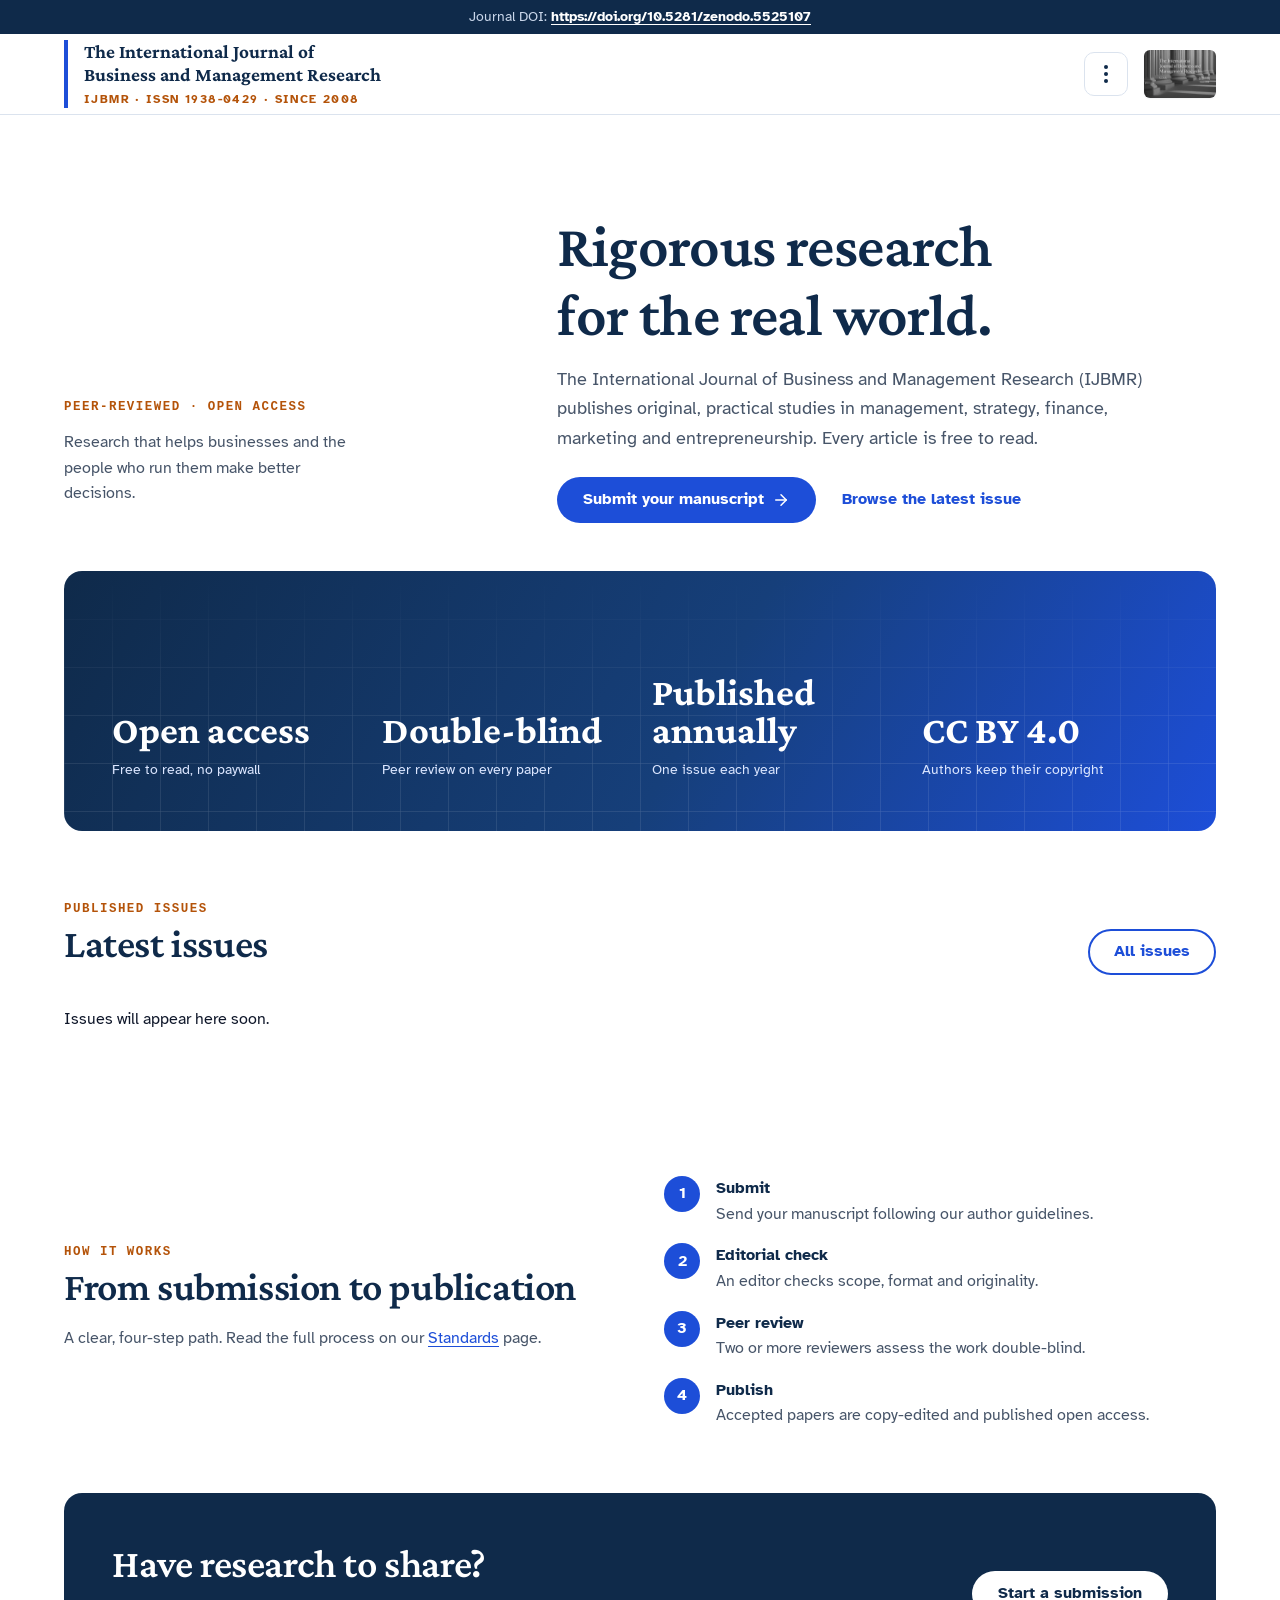
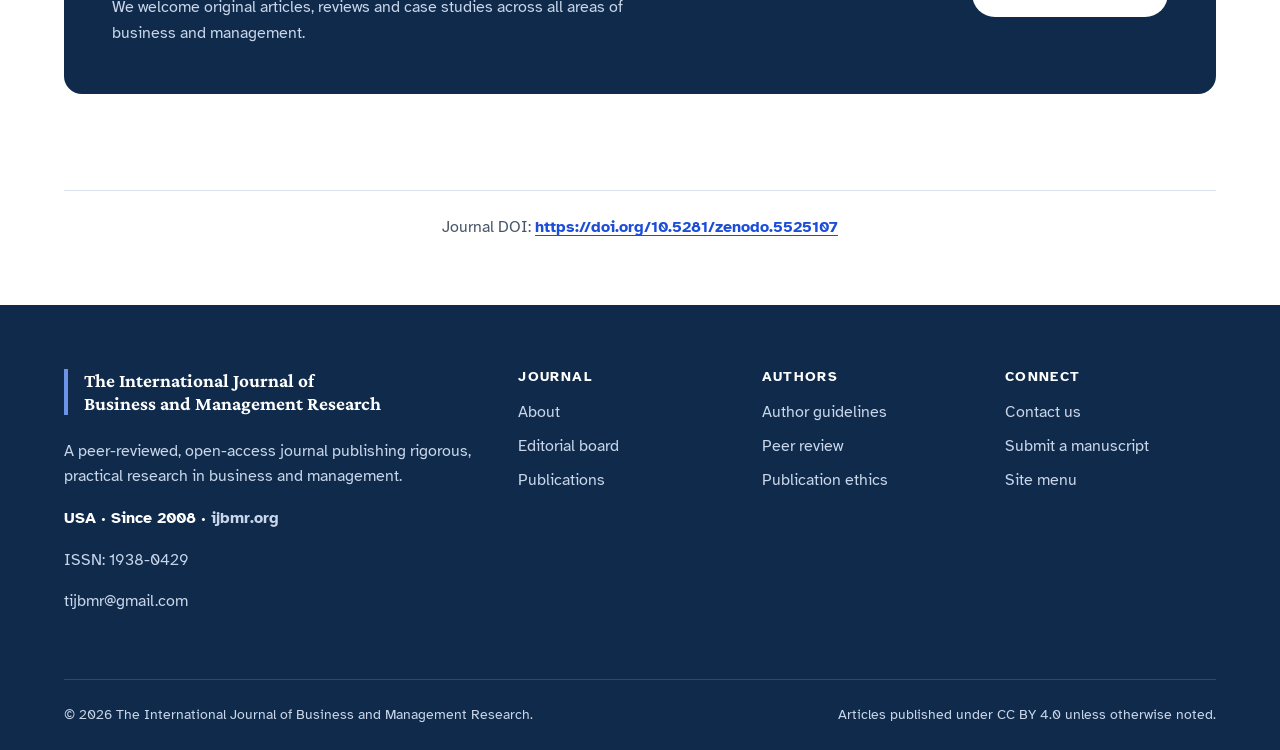
<file: index.html>
<!doctype html>
<html lang="en" class="no-js">
<head>
  <meta charset="utf-8">
  <meta name="viewport" content="width=device-width, initial-scale=1">
  <title>IJBMR | International Journal of Business and Management Research</title>
  <meta name="description" content="Peer-reviewed, open-access research in business and management.">
  <meta name="theme-color" content="#1d4ed8">
  <link rel="preconnect" href="https://fonts.googleapis.com">
  <link rel="preconnect" href="https://fonts.gstatic.com" crossorigin>
  <link href="https://fonts.googleapis.com/css2?family=Atkinson+Hyperlegible:wght@400;700&family=Crimson+Pro:wght@400;500;600;700&display=swap" rel="stylesheet">
  <link rel="stylesheet" href="assets/styles.css">
  <link rel="icon" type="image/png" href="assets/icon.png">
  <link rel="apple-touch-icon" href="assets/icon.png">
  <link rel="canonical" href="https://ijbmr.org/">
  <meta property="og:type" content="website">
  <meta property="og:site_name" content="IJBMR">
  <meta property="og:title" content="IJBMR | International Journal of Business and Management Research">
  <meta property="og:description" content="Peer-reviewed, open-access research in business and management.">
  <meta property="og:url" content="https://ijbmr.org/">
  <meta property="og:image" content="https://ijbmr.org/assets/og.jpg">
  <meta name="twitter:card" content="summary_large_image">
</head>
<body>
  <a class="skip-link" href="#main">Skip to content</a>

  <div class="doi-bar"><div class="container">Journal DOI: <a href="https://doi.org/10.5281/zenodo.5525107" target="_blank" rel="noopener">https://doi.org/10.5281/zenodo.5525107</a></div></div>

  <header class="site-header">
    <div class="container header-inner">
      <a class="brand" href="index.html" aria-label="IJBMR home"><span class="brand-title">The International Journal of<br>Business and Management Research</span><span class="brand-meta">IJBMR &middot; ISSN 1938-0429 &middot; Since 2008</span></a>
      <div class="quick-menu">
        <button class="nav-toggle" type="button" aria-expanded="false" aria-controls="quick-panel" aria-label="Open menu"><svg xmlns="http://www.w3.org/2000/svg" width="24" height="24" viewBox="0 0 24 24" fill="currentColor" aria-hidden="true" focusable="false"><circle cx="12" cy="5" r="2"/><circle cx="12" cy="12" r="2"/><circle cx="12" cy="19" r="2"/></svg></button>
        <ul id="quick-panel" class="quick-panel">
          <li><a href="index.html" aria-current="page">Home</a></li>
          <li><a href="menu.html">Menu</a></li>
          <li><a href="about.html">About</a></li>
          <li><a href="about.html#board">Editorial board</a></li>
          <li><a href="publications.html">Publications</a></li>
          <li><a href="standards.html">Standards</a></li>
          <li><a href="contact.html">Contact</a></li>
          <li class="qm-cta"><a class="btn btn-primary" href="contact.html#submit">Submit a manuscript</a></li>
        </ul>
      </div>
      <img class="header-logo" src="assets/logo.jpg" width="72" height="48" alt="IJBMR logo">
    </div>
  </header>

  <main id="main">
    <section class="hero">
      <div class="container">
        <div class="hero-grid">
          <p class="hero-tagline reveal">
            <span class="eyebrow">Peer-reviewed &middot; Open access</span>
            Research that helps businesses and the people who run them make better decisions.
          </p>
          <div class="hero-copy reveal">
            <h1>Rigorous research for the real world.</h1>
            <p class="lead">The International Journal of Business and Management Research (IJBMR) publishes original, practical studies in management, strategy, finance, marketing and entrepreneurship. Every article is free to read.</p>
            <div class="hero-ctas">
              <a class="btn btn-primary" href="contact.html#submit">Submit your manuscript <svg class="" xmlns="http://www.w3.org/2000/svg" viewBox="0 0 24 24" fill="none" stroke="currentColor" stroke-width="2" stroke-linecap="round" stroke-linejoin="round" aria-hidden="true" focusable="false"><path d="M5 12h14"/><path d="m12 5 7 7-7 7"/></svg></a>
              <a class="btn btn-link" href="publications.html">Browse the latest issue</a>
            </div>
          </div>
        </div>
      </div>
    </section>

    <div class="container">
      <div class="hero-banner reveal" role="group" aria-label="Journal at a glance">
        <div class="stat"><strong>Open access</strong><span>Free to read, no paywall</span></div>
        <div class="stat"><strong>Double-blind</strong><span>Peer review on every paper</span></div>
        <div class="stat"><strong>Published annually</strong><span>One issue each year</span></div>
        <div class="stat"><strong>CC BY 4.0</strong><span>Authors keep their copyright</span></div>
      </div>
    </div>

    <section class="section">
      <div class="container">
        <div class="section-head">
          <div>
            <span class="eyebrow">Published issues</span>
            <h2>Latest issues</h2>
          </div>
          <a class="btn btn-outline" href="publications.html">All issues</a>
        </div>
        <div class="article-list" data-issues data-limit="3"></div>
      </div>
    </section>

    <section class="section">
      <div class="container">
        <div class="grid grid-2" style="align-items:center; gap: var(--space-7);">
          <div class="reveal">
            <span class="eyebrow">How it works</span>
            <h2>From submission to publication</h2>
            <p style="color:var(--color-muted-foreground)">A clear, four-step path. Read the full process on our <a href="standards.html">Standards</a> page.</p>
          </div>
          <ol class="steps reveal">
            <li><div><strong>Submit</strong><p>Send your manuscript following our author guidelines.</p></div></li>
            <li><div><strong>Editorial check</strong><p>An editor checks scope, format and originality.</p></div></li>
            <li><div><strong>Peer review</strong><p>Two or more reviewers assess the work double-blind.</p></div></li>
            <li><div><strong>Publish</strong><p>Accepted papers are copy-edited and published open access.</p></div></li>
          </ol>
        </div>
      </div>
    </section>

    <section class="section" style="padding-top:0">
      <div class="container">
        <div class="cta-band reveal">
          <div>
            <h2>Have research to share?</h2>
            <p>We welcome original articles, reviews and case studies across all areas of business and management.</p>
          </div>
          <a class="btn btn-primary" href="contact.html#submit">Start a submission</a>
        </div>
      </div>
    </section>
    <section class="doi-section">
      <div class="container">
        <p class="doi-line">Journal DOI: <a href="https://doi.org/10.5281/zenodo.5525107" target="_blank" rel="noopener">https://doi.org/10.5281/zenodo.5525107</a></p>
      </div>
    </section>
  </main>

  <footer class="site-footer">
    <div class="container">
      <div class="footer-grid">
        <div>
          <a class="brand" href="index.html" aria-label="IJBMR home"><span class="brand-title">The International Journal of<br>Business and Management Research</span><span class="brand-meta">IJBMR &middot; ISSN 1938-0429 &middot; Since 2008</span></a>
          <p>A peer-reviewed, open-access journal publishing rigorous, practical research in business and management.</p>
          <p class="footer-facts">USA &middot; Since 2008 &middot; <a href="https://ijbmr.org">ijbmr.org</a></p>
          <p>ISSN: 1938-0429</p>
          <p><a href="mailto:tijbmr@gmail.com">tijbmr@gmail.com</a></p>
        </div>
        <div>
          <h4>Journal</h4>
          <ul>
            <li><a href="about.html">About</a></li>
            <li><a href="about.html#board">Editorial board</a></li>
            <li><a href="publications.html">Publications</a></li>
          </ul>
        </div>
        <div>
          <h4>Authors</h4>
          <ul>
            <li><a href="standards.html#guidelines">Author guidelines</a></li>
            <li><a href="standards.html#review">Peer review</a></li>
            <li><a href="standards.html#ethics">Publication ethics</a></li>
          </ul>
        </div>
        <div>
          <h4>Connect</h4>
          <ul>
            <li><a href="contact.html">Contact us</a></li>
            <li><a href="contact.html#submit">Submit a manuscript</a></li>
            <li><a href="menu.html">Site menu</a></li>
          </ul>
        </div>
      </div>
      <div class="footer-bottom">
        <span>&copy; <span data-year>2026</span> The International Journal of Business and Management Research.</span>
        <span>Articles published under CC BY 4.0 unless otherwise noted.</span>
      </div>
    </div>
  </footer>

  <script src="assets/issues.js"></script>
  <script src="assets/board.js"></script>
  <script src="assets/main.js"></script>
</body>
</html>
</file>
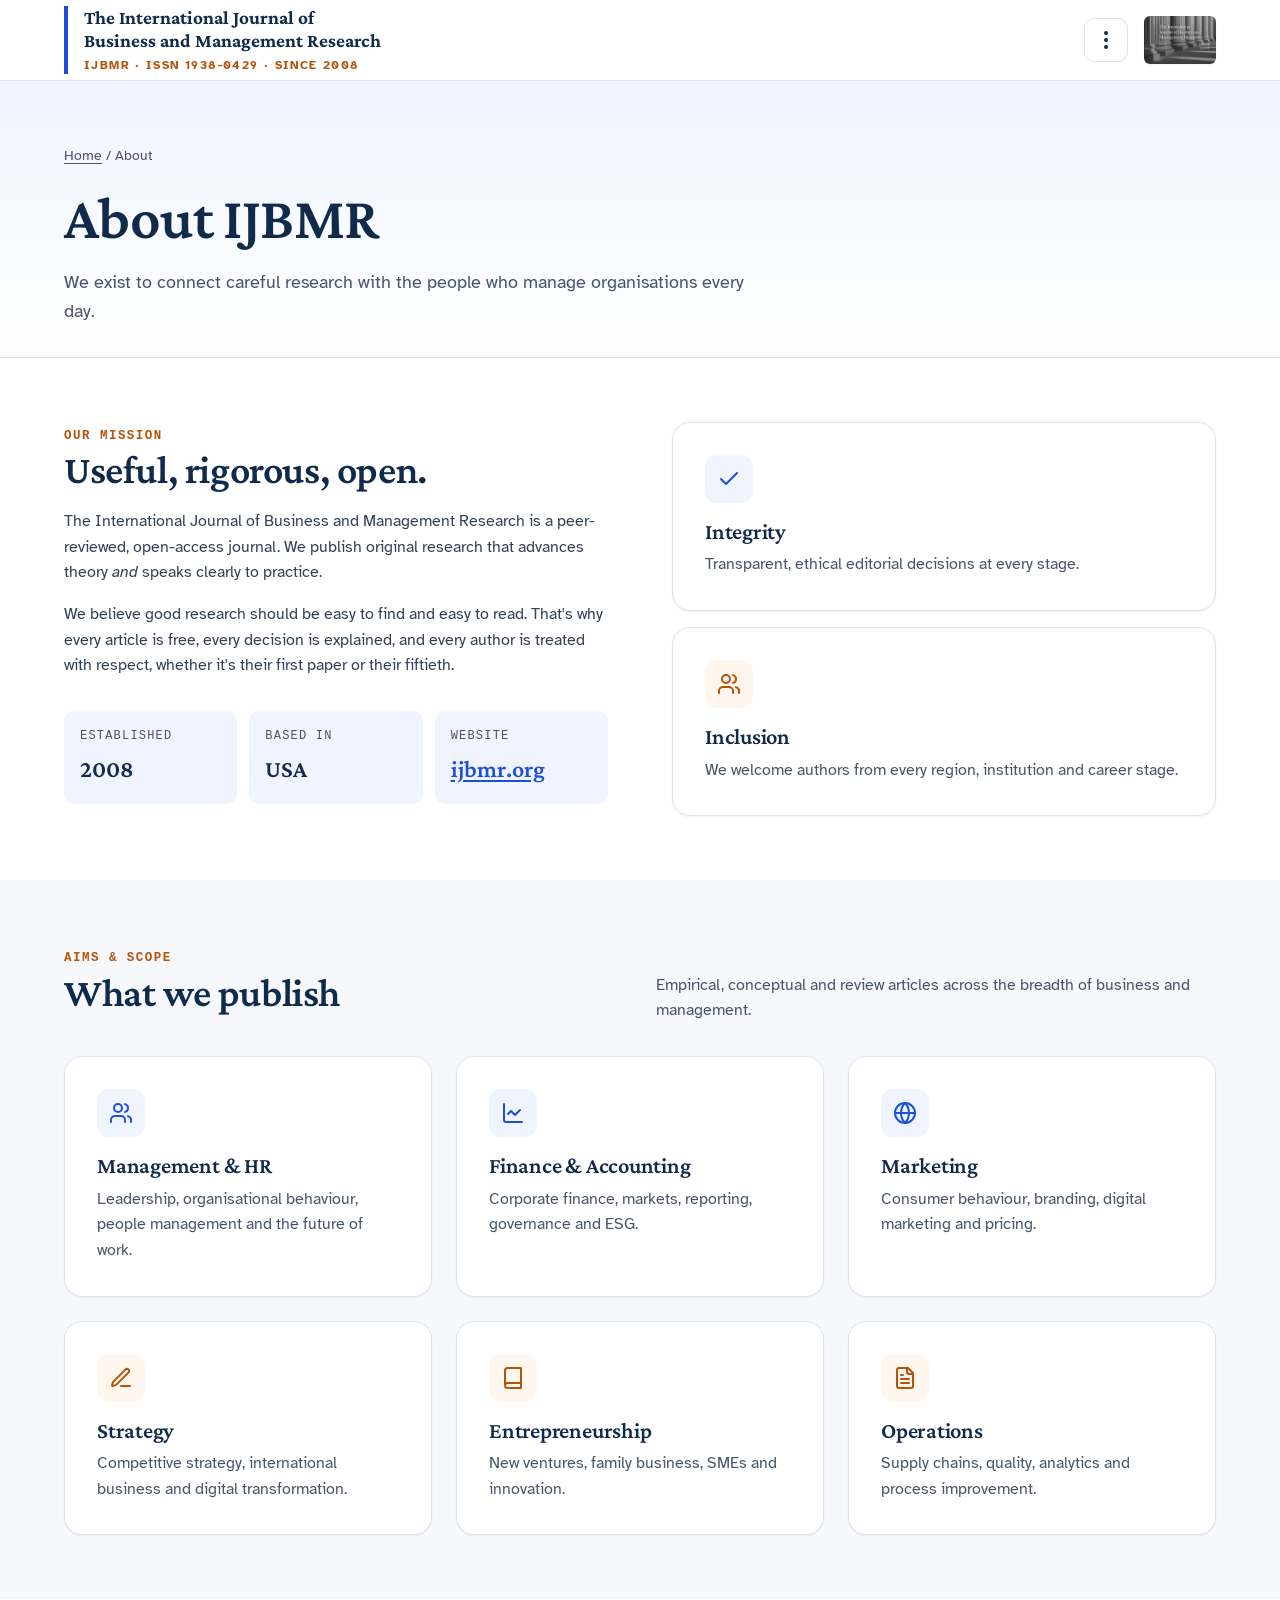
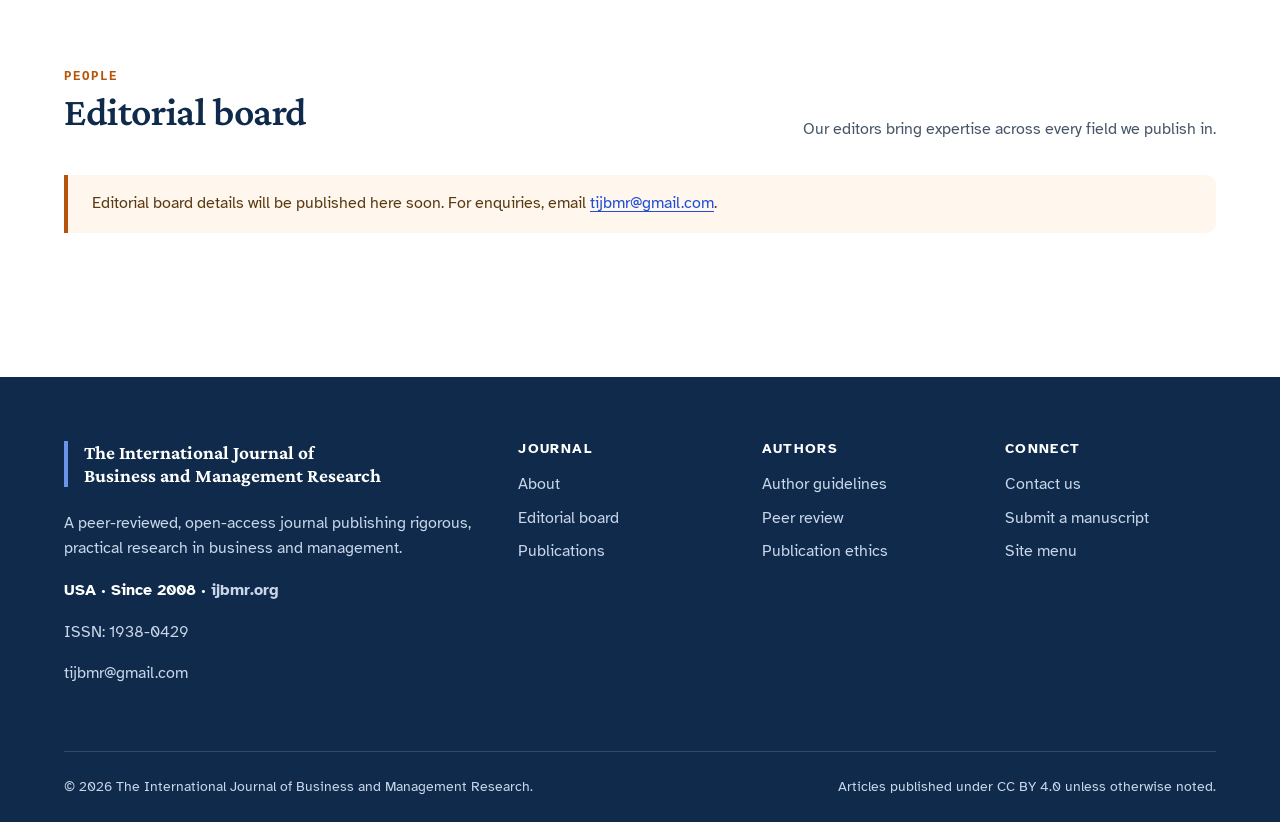
<file: about.html>
<!doctype html>
<html lang="en" class="no-js">
<head>
  <meta charset="utf-8">
  <meta name="viewport" content="width=device-width, initial-scale=1">
  <title>About | IJBMR</title>
  <meta name="description" content="Mission, aims and scope, and editorial board of IJBMR. Based in the USA, publishing since 2008.">
  <meta name="theme-color" content="#1d4ed8">
  <link rel="preconnect" href="https://fonts.googleapis.com">
  <link rel="preconnect" href="https://fonts.gstatic.com" crossorigin>
  <link href="https://fonts.googleapis.com/css2?family=Atkinson+Hyperlegible:wght@400;700&family=Crimson+Pro:wght@400;500;600;700&display=swap" rel="stylesheet">
  <link rel="stylesheet" href="assets/styles.css">
  <link rel="icon" type="image/png" href="assets/icon.png">
  <link rel="apple-touch-icon" href="assets/icon.png">
  <link rel="canonical" href="https://ijbmr.org/about.html">
  <meta property="og:type" content="website">
  <meta property="og:site_name" content="IJBMR">
  <meta property="og:title" content="About | IJBMR">
  <meta property="og:description" content="Mission, aims and scope, and editorial board of IJBMR. Based in the USA, publishing since 2008.">
  <meta property="og:url" content="https://ijbmr.org/about.html">
  <meta property="og:image" content="https://ijbmr.org/assets/og.jpg">
  <meta name="twitter:card" content="summary_large_image">
</head>
<body>
  <a class="skip-link" href="#main">Skip to content</a>

  <header class="site-header">
    <div class="container header-inner">
      <a class="brand" href="index.html" aria-label="IJBMR home"><span class="brand-title">The International Journal of<br>Business and Management Research</span><span class="brand-meta">IJBMR &middot; ISSN 1938-0429 &middot; Since 2008</span></a>
      <div class="quick-menu">
        <button class="nav-toggle" type="button" aria-expanded="false" aria-controls="quick-panel" aria-label="Open menu"><svg xmlns="http://www.w3.org/2000/svg" width="24" height="24" viewBox="0 0 24 24" fill="currentColor" aria-hidden="true" focusable="false"><circle cx="12" cy="5" r="2"/><circle cx="12" cy="12" r="2"/><circle cx="12" cy="19" r="2"/></svg></button>
        <ul id="quick-panel" class="quick-panel">
          <li><a href="index.html">Home</a></li>
          <li><a href="menu.html">Menu</a></li>
          <li><a href="about.html" aria-current="page">About</a></li>
          <li><a href="about.html#board">Editorial board</a></li>
          <li><a href="publications.html">Publications</a></li>
          <li><a href="standards.html">Standards</a></li>
          <li><a href="contact.html">Contact</a></li>
          <li class="qm-cta"><a class="btn btn-primary" href="contact.html#submit">Submit a manuscript</a></li>
        </ul>
      </div>
      <img class="header-logo" src="assets/logo.jpg" width="72" height="48" alt="IJBMR logo">
    </div>
  </header>

  <main id="main">
    <section class="page-header">
      <div class="container">
        <nav class="breadcrumb" aria-label="Breadcrumb"><a href="index.html">Home</a> / About</nav>
        <h1>About IJBMR</h1>
        <p>We exist to connect careful research with the people who manage organisations every day.</p>
      </div>
    </section>

    <section class="section">
      <div class="container">
        <div class="grid grid-2" style="gap: var(--space-8); align-items:start;">
          <div class="prose reveal">
            <span class="eyebrow">Our mission</span>
            <h2>Useful, rigorous, open.</h2>
            <p>The International Journal of Business and Management Research is a peer-reviewed, open-access journal. We publish original research that advances theory <em>and</em> speaks clearly to practice.</p>
            <p>We believe good research should be easy to find and easy to read. That's why every article is free, every decision is explained, and every author is treated with respect, whether it's their first paper or their fiftieth.</p>
            <dl class="facts">
              <div><dt>Established</dt><dd>2008</dd></div>
              <div><dt>Based in</dt><dd>USA</dd></div>
              <div><dt>Website</dt><dd><a href="https://ijbmr.org">ijbmr.org</a></dd></div>
            </dl>
          </div>
          <div class="grid reveal" style="gap: var(--space-4)">
            <div class="card"><span class="icon-chip"><svg class="" xmlns="http://www.w3.org/2000/svg" viewBox="0 0 24 24" fill="none" stroke="currentColor" stroke-width="2" stroke-linecap="round" stroke-linejoin="round" aria-hidden="true" focusable="false"><path d="M20 6 9 17l-5-5"/></svg></span><h3>Integrity</h3><p>Transparent, ethical editorial decisions at every stage.</p></div>
            <div class="card"><span class="icon-chip warm"><svg class="" xmlns="http://www.w3.org/2000/svg" viewBox="0 0 24 24" fill="none" stroke="currentColor" stroke-width="2" stroke-linecap="round" stroke-linejoin="round" aria-hidden="true" focusable="false"><path d="M16 21v-2a4 4 0 0 0-4-4H6a4 4 0 0 0-4 4v2"/><circle cx="9" cy="7" r="4"/><path d="M22 21v-2a4 4 0 0 0-3-3.87"/><path d="M16 3.13a4 4 0 0 1 0 7.75"/></svg></span><h3>Inclusion</h3><p>We welcome authors from every region, institution and career stage.</p></div>
          </div>
        </div>
      </div>
    </section>

    <section class="section section-alt" id="scope">
      <div class="container">
        <div class="section-head">
          <div><span class="eyebrow">Aims &amp; scope</span><h2>What we publish</h2></div>
          <p>Empirical, conceptual and review articles across the breadth of business and management.</p>
        </div>
        <div class="grid grid-3">
          <div class="card reveal"><span class="icon-chip"><svg class="" xmlns="http://www.w3.org/2000/svg" viewBox="0 0 24 24" fill="none" stroke="currentColor" stroke-width="2" stroke-linecap="round" stroke-linejoin="round" aria-hidden="true" focusable="false"><path d="M16 21v-2a4 4 0 0 0-4-4H6a4 4 0 0 0-4 4v2"/><circle cx="9" cy="7" r="4"/><path d="M22 21v-2a4 4 0 0 0-3-3.87"/><path d="M16 3.13a4 4 0 0 1 0 7.75"/></svg></span><h3>Management &amp; HR</h3><p>Leadership, organisational behaviour, people management and the future of work.</p></div>
          <div class="card reveal"><span class="icon-chip"><svg class="" xmlns="http://www.w3.org/2000/svg" viewBox="0 0 24 24" fill="none" stroke="currentColor" stroke-width="2" stroke-linecap="round" stroke-linejoin="round" aria-hidden="true" focusable="false"><path d="M3 3v16a2 2 0 0 0 2 2h16"/><path d="m19 9-5 5-4-4-3 3"/></svg></span><h3>Finance &amp; Accounting</h3><p>Corporate finance, markets, reporting, governance and ESG.</p></div>
          <div class="card reveal"><span class="icon-chip"><svg class="" xmlns="http://www.w3.org/2000/svg" viewBox="0 0 24 24" fill="none" stroke="currentColor" stroke-width="2" stroke-linecap="round" stroke-linejoin="round" aria-hidden="true" focusable="false"><circle cx="12" cy="12" r="10"/><path d="M12 2a14.5 14.5 0 0 0 0 20 14.5 14.5 0 0 0 0-20"/><path d="M2 12h20"/></svg></span><h3>Marketing</h3><p>Consumer behaviour, branding, digital marketing and pricing.</p></div>
          <div class="card reveal"><span class="icon-chip warm"><svg class="" xmlns="http://www.w3.org/2000/svg" viewBox="0 0 24 24" fill="none" stroke="currentColor" stroke-width="2" stroke-linecap="round" stroke-linejoin="round" aria-hidden="true" focusable="false"><path d="M12 20h9"/><path d="M16.376 3.622a1 1 0 0 1 3.002 3.002L7.368 18.635a2 2 0 0 1-.855.506l-2.872.838a.5.5 0 0 1-.62-.62l.838-2.872a2 2 0 0 1 .506-.854z"/></svg></span><h3>Strategy</h3><p>Competitive strategy, international business and digital transformation.</p></div>
          <div class="card reveal"><span class="icon-chip warm"><svg class="" xmlns="http://www.w3.org/2000/svg" viewBox="0 0 24 24" fill="none" stroke="currentColor" stroke-width="2" stroke-linecap="round" stroke-linejoin="round" aria-hidden="true" focusable="false"><path d="M4 19.5v-15A2.5 2.5 0 0 1 6.5 2H20v20H6.5a2.5 2.5 0 0 1 0-5H20"/></svg></span><h3>Entrepreneurship</h3><p>New ventures, family business, SMEs and innovation.</p></div>
          <div class="card reveal"><span class="icon-chip warm"><svg class="" xmlns="http://www.w3.org/2000/svg" viewBox="0 0 24 24" fill="none" stroke="currentColor" stroke-width="2" stroke-linecap="round" stroke-linejoin="round" aria-hidden="true" focusable="false"><path d="M15 2H6a2 2 0 0 0-2 2v16a2 2 0 0 0 2 2h12a2 2 0 0 0 2-2V7Z"/><path d="M14 2v4a2 2 0 0 0 2 2h4"/><path d="M10 9H8"/><path d="M16 13H8"/><path d="M16 17H8"/></svg></span><h3>Operations</h3><p>Supply chains, quality, analytics and process improvement.</p></div>
        </div>
      </div>
    </section>

    <section class="section" id="board">
      <div class="container">
        <div class="section-head">
          <div><span class="eyebrow">People</span><h2>Editorial board</h2></div>
          <p>Our editors bring expertise across every field we publish in.</p>
        </div>
        <div class="grid grid-3" data-board></div>
      </div>
    </section>
  </main>

  <footer class="site-footer">
    <div class="container">
      <div class="footer-grid">
        <div>
          <a class="brand" href="index.html" aria-label="IJBMR home"><span class="brand-title">The International Journal of<br>Business and Management Research</span><span class="brand-meta">IJBMR &middot; ISSN 1938-0429 &middot; Since 2008</span></a>
          <p>A peer-reviewed, open-access journal publishing rigorous, practical research in business and management.</p>
          <p class="footer-facts">USA &middot; Since 2008 &middot; <a href="https://ijbmr.org">ijbmr.org</a></p>
          <p>ISSN: 1938-0429</p>
          <p><a href="mailto:tijbmr@gmail.com">tijbmr@gmail.com</a></p>
        </div>
        <div>
          <h4>Journal</h4>
          <ul>
            <li><a href="about.html">About</a></li>
            <li><a href="about.html#board">Editorial board</a></li>
            <li><a href="publications.html">Publications</a></li>
          </ul>
        </div>
        <div>
          <h4>Authors</h4>
          <ul>
            <li><a href="standards.html#guidelines">Author guidelines</a></li>
            <li><a href="standards.html#review">Peer review</a></li>
            <li><a href="standards.html#ethics">Publication ethics</a></li>
          </ul>
        </div>
        <div>
          <h4>Connect</h4>
          <ul>
            <li><a href="contact.html">Contact us</a></li>
            <li><a href="contact.html#submit">Submit a manuscript</a></li>
            <li><a href="menu.html">Site menu</a></li>
          </ul>
        </div>
      </div>
      <div class="footer-bottom">
        <span>&copy; <span data-year>2026</span> The International Journal of Business and Management Research.</span>
        <span>Articles published under CC BY 4.0 unless otherwise noted.</span>
      </div>
    </div>
  </footer>

  <script src="assets/issues.js"></script>
  <script src="assets/board.js"></script>
  <script src="assets/main.js"></script>
</body>
</html>
</file>
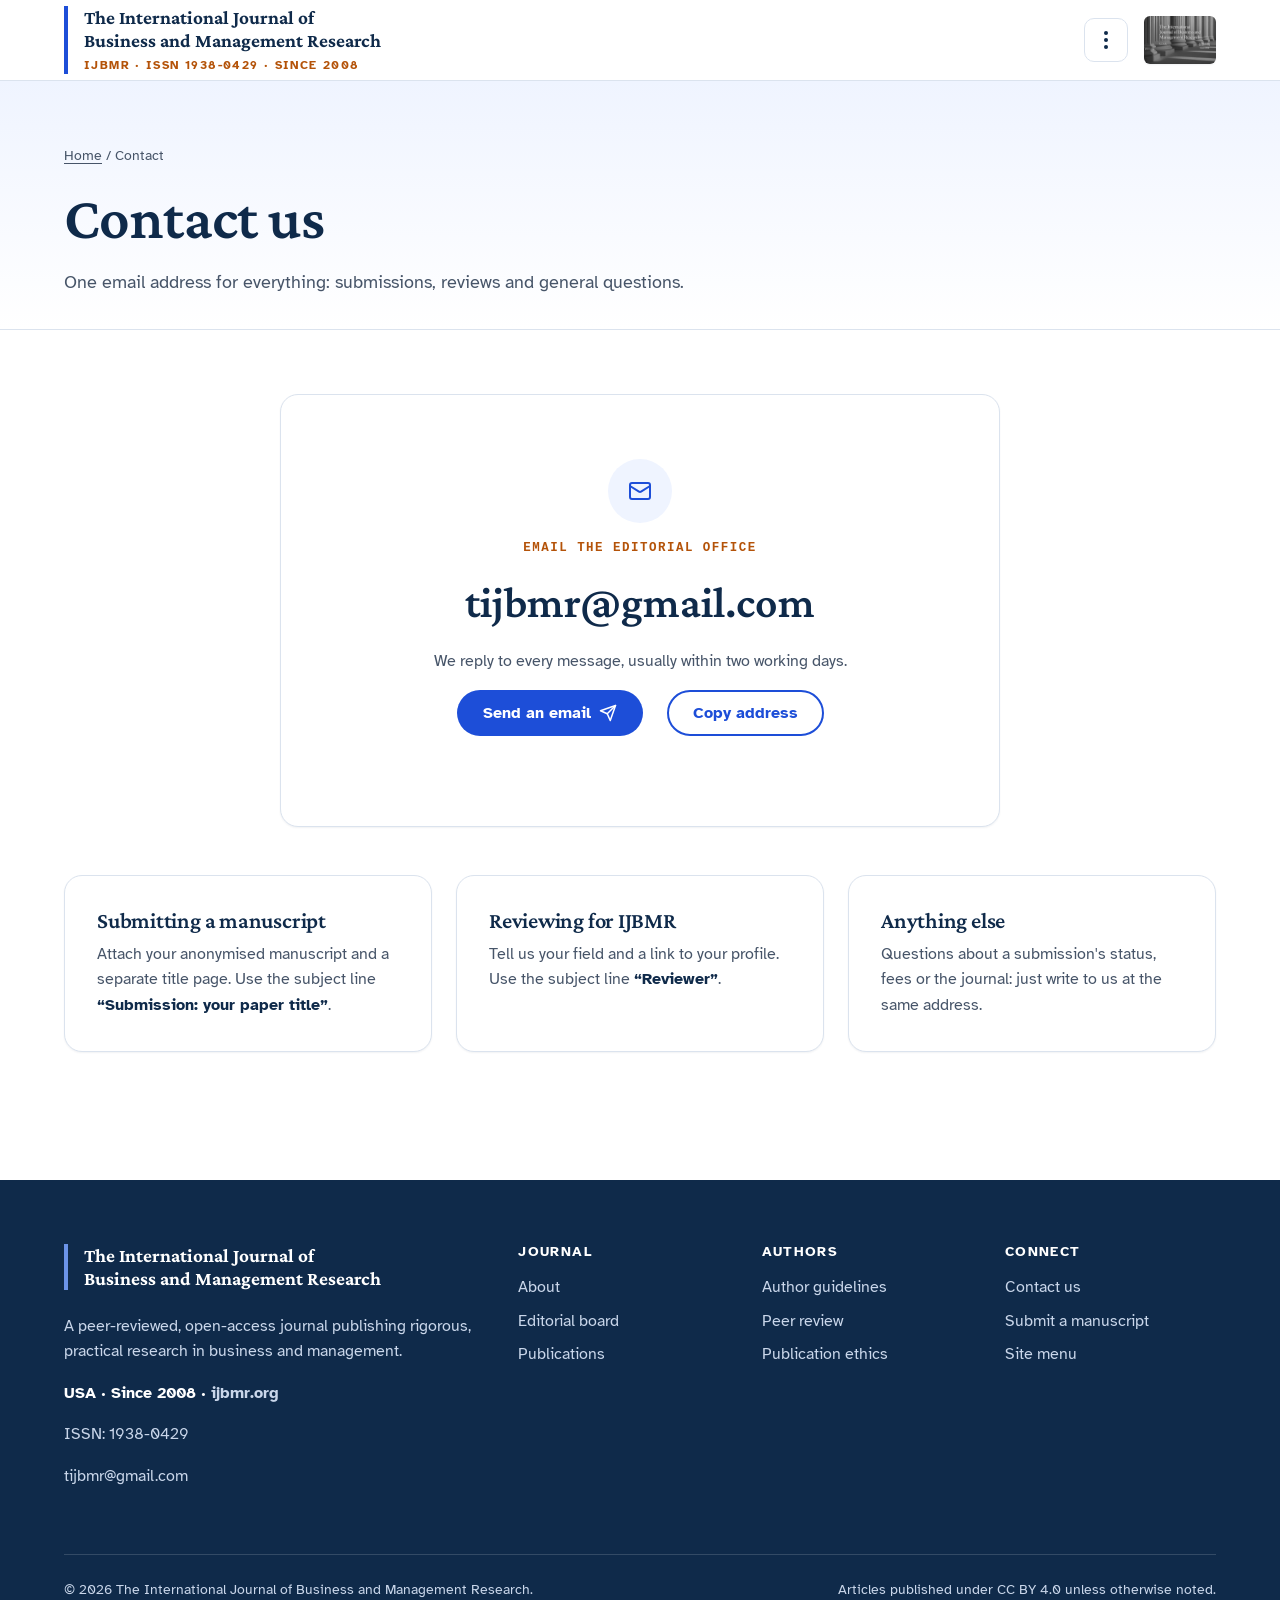
<file: contact.html>
<!doctype html>
<html lang="en" class="no-js">
<head>
  <meta charset="utf-8">
  <meta name="viewport" content="width=device-width, initial-scale=1">
  <title>Contact | IJBMR</title>
  <meta name="description" content="Contact the IJBMR editorial office or submit a manuscript.">
  <meta name="theme-color" content="#1d4ed8">
  <link rel="preconnect" href="https://fonts.googleapis.com">
  <link rel="preconnect" href="https://fonts.gstatic.com" crossorigin>
  <link href="https://fonts.googleapis.com/css2?family=Atkinson+Hyperlegible:wght@400;700&family=Crimson+Pro:wght@400;500;600;700&display=swap" rel="stylesheet">
  <link rel="stylesheet" href="assets/styles.css">
  <link rel="icon" type="image/png" href="assets/icon.png">
  <link rel="apple-touch-icon" href="assets/icon.png">
  <link rel="canonical" href="https://ijbmr.org/contact.html">
  <meta property="og:type" content="website">
  <meta property="og:site_name" content="IJBMR">
  <meta property="og:title" content="Contact | IJBMR">
  <meta property="og:description" content="Contact the IJBMR editorial office or submit a manuscript.">
  <meta property="og:url" content="https://ijbmr.org/contact.html">
  <meta property="og:image" content="https://ijbmr.org/assets/og.jpg">
  <meta name="twitter:card" content="summary_large_image">
</head>
<body>
  <a class="skip-link" href="#main">Skip to content</a>

  <header class="site-header">
    <div class="container header-inner">
      <a class="brand" href="index.html" aria-label="IJBMR home"><span class="brand-title">The International Journal of<br>Business and Management Research</span><span class="brand-meta">IJBMR &middot; ISSN 1938-0429 &middot; Since 2008</span></a>
      <div class="quick-menu">
        <button class="nav-toggle" type="button" aria-expanded="false" aria-controls="quick-panel" aria-label="Open menu"><svg xmlns="http://www.w3.org/2000/svg" width="24" height="24" viewBox="0 0 24 24" fill="currentColor" aria-hidden="true" focusable="false"><circle cx="12" cy="5" r="2"/><circle cx="12" cy="12" r="2"/><circle cx="12" cy="19" r="2"/></svg></button>
        <ul id="quick-panel" class="quick-panel">
          <li><a href="index.html">Home</a></li>
          <li><a href="menu.html">Menu</a></li>
          <li><a href="about.html">About</a></li>
          <li><a href="about.html#board">Editorial board</a></li>
          <li><a href="publications.html">Publications</a></li>
          <li><a href="standards.html">Standards</a></li>
          <li><a href="contact.html" aria-current="page">Contact</a></li>
          <li class="qm-cta"><a class="btn btn-primary" href="contact.html#submit">Submit a manuscript</a></li>
        </ul>
      </div>
      <img class="header-logo" src="assets/logo.jpg" width="72" height="48" alt="IJBMR logo">
    </div>
  </header>

  <main id="main">
    <section class="page-header">
      <div class="container">
        <nav class="breadcrumb" aria-label="Breadcrumb"><a href="index.html">Home</a> / Contact</nav>
        <h1>Contact us</h1>
        <p>One email address for everything: submissions, reviews and general questions.</p>
      </div>
    </section>

    <section class="section" id="submit">
      <div class="container">
        <div class="card contact-card reveal">
          <span class="icon-chip"><svg class="" xmlns="http://www.w3.org/2000/svg" viewBox="0 0 24 24" fill="none" stroke="currentColor" stroke-width="2" stroke-linecap="round" stroke-linejoin="round" aria-hidden="true" focusable="false"><rect width="20" height="16" x="2" y="4" rx="2"/><path d="m22 7-8.97 5.7a1.94 1.94 0 0 1-2.06 0L2 7"/></svg></span>
          <span class="eyebrow">Email the editorial office</span>
          <a class="contact-email" href="mailto:tijbmr@gmail.com">tijbmr@gmail.com</a>
          <p>We reply to every message, usually within two working days.</p>
          <div class="hero-ctas" style="justify-content:center">
            <a class="btn btn-primary" href="mailto:tijbmr@gmail.com">Send an email <svg class="" xmlns="http://www.w3.org/2000/svg" viewBox="0 0 24 24" fill="none" stroke="currentColor" stroke-width="2" stroke-linecap="round" stroke-linejoin="round" aria-hidden="true" focusable="false"><path d="m22 2-7 20-4-9-9-4Z"/><path d="M22 2 11 13"/></svg></a>
            <button class="btn btn-outline" type="button" data-copy="tijbmr@gmail.com">Copy address</button>
          </div>
          <p class="copy-status" role="status" aria-live="polite"></p>
        </div>

        <div class="grid grid-3 contact-topics">
          <div class="card reveal">
            <h3>Submitting a manuscript</h3>
            <p>Attach your anonymised manuscript and a separate title page. Use the subject line <strong>“Submission: your paper title”</strong>.</p>
          </div>
          <div class="card reveal">
            <h3>Reviewing for IJBMR</h3>
            <p>Tell us your field and a link to your profile. Use the subject line <strong>“Reviewer”</strong>.</p>
          </div>
          <div class="card reveal">
            <h3>Anything else</h3>
            <p>Questions about a submission's status, fees or the journal: just write to us at the same address.</p>
          </div>
        </div>
      </div>
    </section>
  </main>

  <footer class="site-footer">
    <div class="container">
      <div class="footer-grid">
        <div>
          <a class="brand" href="index.html" aria-label="IJBMR home"><span class="brand-title">The International Journal of<br>Business and Management Research</span><span class="brand-meta">IJBMR &middot; ISSN 1938-0429 &middot; Since 2008</span></a>
          <p>A peer-reviewed, open-access journal publishing rigorous, practical research in business and management.</p>
          <p class="footer-facts">USA &middot; Since 2008 &middot; <a href="https://ijbmr.org">ijbmr.org</a></p>
          <p>ISSN: 1938-0429</p>
          <p><a href="mailto:tijbmr@gmail.com">tijbmr@gmail.com</a></p>
        </div>
        <div>
          <h4>Journal</h4>
          <ul>
            <li><a href="about.html">About</a></li>
            <li><a href="about.html#board">Editorial board</a></li>
            <li><a href="publications.html">Publications</a></li>
          </ul>
        </div>
        <div>
          <h4>Authors</h4>
          <ul>
            <li><a href="standards.html#guidelines">Author guidelines</a></li>
            <li><a href="standards.html#review">Peer review</a></li>
            <li><a href="standards.html#ethics">Publication ethics</a></li>
          </ul>
        </div>
        <div>
          <h4>Connect</h4>
          <ul>
            <li><a href="contact.html">Contact us</a></li>
            <li><a href="contact.html#submit">Submit a manuscript</a></li>
            <li><a href="menu.html">Site menu</a></li>
          </ul>
        </div>
      </div>
      <div class="footer-bottom">
        <span>&copy; <span data-year>2026</span> The International Journal of Business and Management Research.</span>
        <span>Articles published under CC BY 4.0 unless otherwise noted.</span>
      </div>
    </div>
  </footer>

  <script src="assets/issues.js"></script>
  <script src="assets/board.js"></script>
  <script src="assets/main.js"></script>
</body>
</html>
</file>
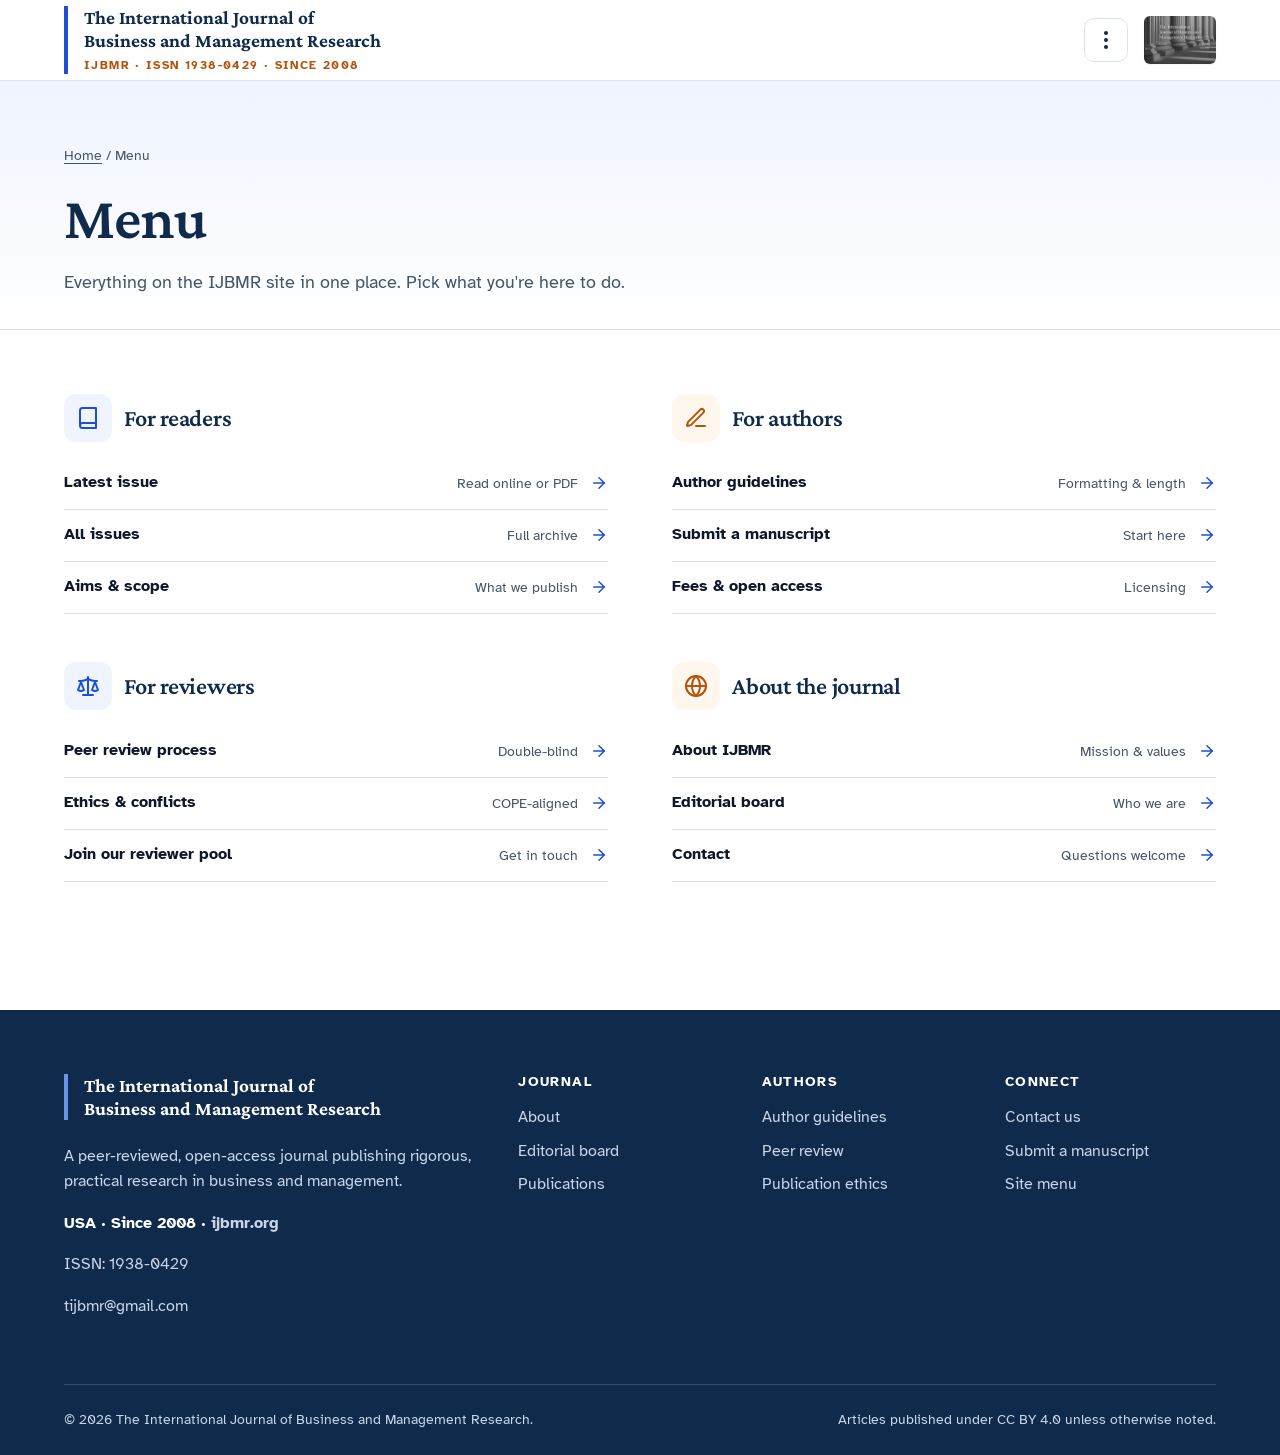
<file: menu.html>
<!doctype html>
<html lang="en" class="no-js">
<head>
  <meta charset="utf-8">
  <meta name="viewport" content="width=device-width, initial-scale=1">
  <title>Menu | IJBMR</title>
  <meta name="description" content="Every section of the IJBMR website in one place.">
  <meta name="theme-color" content="#1d4ed8">
  <link rel="preconnect" href="https://fonts.googleapis.com">
  <link rel="preconnect" href="https://fonts.gstatic.com" crossorigin>
  <link href="https://fonts.googleapis.com/css2?family=Atkinson+Hyperlegible:wght@400;700&family=Crimson+Pro:wght@400;500;600;700&display=swap" rel="stylesheet">
  <link rel="stylesheet" href="assets/styles.css">
  <link rel="icon" type="image/png" href="assets/icon.png">
  <link rel="apple-touch-icon" href="assets/icon.png">
  <link rel="canonical" href="https://ijbmr.org/menu.html">
  <meta property="og:type" content="website">
  <meta property="og:site_name" content="IJBMR">
  <meta property="og:title" content="Menu | IJBMR">
  <meta property="og:description" content="Every section of the IJBMR website in one place.">
  <meta property="og:url" content="https://ijbmr.org/menu.html">
  <meta property="og:image" content="https://ijbmr.org/assets/og.jpg">
  <meta name="twitter:card" content="summary_large_image">
</head>
<body>
  <a class="skip-link" href="#main">Skip to content</a>

  <header class="site-header">
    <div class="container header-inner">
      <a class="brand" href="index.html" aria-label="IJBMR home"><span class="brand-title">The International Journal of<br>Business and Management Research</span><span class="brand-meta">IJBMR &middot; ISSN 1938-0429 &middot; Since 2008</span></a>
      <div class="quick-menu">
        <button class="nav-toggle" type="button" aria-expanded="false" aria-controls="quick-panel" aria-label="Open menu"><svg xmlns="http://www.w3.org/2000/svg" width="24" height="24" viewBox="0 0 24 24" fill="currentColor" aria-hidden="true" focusable="false"><circle cx="12" cy="5" r="2"/><circle cx="12" cy="12" r="2"/><circle cx="12" cy="19" r="2"/></svg></button>
        <ul id="quick-panel" class="quick-panel">
          <li><a href="index.html">Home</a></li>
          <li><a href="menu.html" aria-current="page">Menu</a></li>
          <li><a href="about.html">About</a></li>
          <li><a href="about.html#board">Editorial board</a></li>
          <li><a href="publications.html">Publications</a></li>
          <li><a href="standards.html">Standards</a></li>
          <li><a href="contact.html">Contact</a></li>
          <li class="qm-cta"><a class="btn btn-primary" href="contact.html#submit">Submit a manuscript</a></li>
        </ul>
      </div>
      <img class="header-logo" src="assets/logo.jpg" width="72" height="48" alt="IJBMR logo">
    </div>
  </header>

  <main id="main">
    <section class="page-header">
      <div class="container">
        <nav class="breadcrumb" aria-label="Breadcrumb"><a href="index.html">Home</a> / Menu</nav>
        <h1>Menu</h1>
        <p>Everything on the IJBMR site in one place. Pick what you're here to do.</p>
      </div>
    </section>

    <section class="section">
      <div class="container">
        <div class="grid grid-2" style="gap: var(--space-7) var(--space-8);">
          <div class="menu-group reveal">
            <h2><span class="icon-chip" style="margin:0"><svg class="" xmlns="http://www.w3.org/2000/svg" viewBox="0 0 24 24" fill="none" stroke="currentColor" stroke-width="2" stroke-linecap="round" stroke-linejoin="round" aria-hidden="true" focusable="false"><path d="M4 19.5v-15A2.5 2.5 0 0 1 6.5 2H20v20H6.5a2.5 2.5 0 0 1 0-5H20"/></svg></span>For readers</h2>
            <ul class="menu-links">
              <li><a href="publications.html">Latest issue <span>Read online or PDF</span><svg class="" xmlns="http://www.w3.org/2000/svg" viewBox="0 0 24 24" fill="none" stroke="currentColor" stroke-width="2" stroke-linecap="round" stroke-linejoin="round" aria-hidden="true" focusable="false"><path d="M5 12h14"/><path d="m12 5 7 7-7 7"/></svg></a></li>
              <li><a href="publications.html">All issues <span>Full archive</span><svg class="" xmlns="http://www.w3.org/2000/svg" viewBox="0 0 24 24" fill="none" stroke="currentColor" stroke-width="2" stroke-linecap="round" stroke-linejoin="round" aria-hidden="true" focusable="false"><path d="M5 12h14"/><path d="m12 5 7 7-7 7"/></svg></a></li>
              <li><a href="about.html#scope">Aims &amp; scope <span>What we publish</span><svg class="" xmlns="http://www.w3.org/2000/svg" viewBox="0 0 24 24" fill="none" stroke="currentColor" stroke-width="2" stroke-linecap="round" stroke-linejoin="round" aria-hidden="true" focusable="false"><path d="M5 12h14"/><path d="m12 5 7 7-7 7"/></svg></a></li>
            </ul>
          </div>
          <div class="menu-group reveal">
            <h2><span class="icon-chip warm" style="margin:0"><svg class="" xmlns="http://www.w3.org/2000/svg" viewBox="0 0 24 24" fill="none" stroke="currentColor" stroke-width="2" stroke-linecap="round" stroke-linejoin="round" aria-hidden="true" focusable="false"><path d="M12 20h9"/><path d="M16.376 3.622a1 1 0 0 1 3.002 3.002L7.368 18.635a2 2 0 0 1-.855.506l-2.872.838a.5.5 0 0 1-.62-.62l.838-2.872a2 2 0 0 1 .506-.854z"/></svg></span>For authors</h2>
            <ul class="menu-links">
              <li><a href="standards.html#guidelines">Author guidelines <span>Formatting &amp; length</span><svg class="" xmlns="http://www.w3.org/2000/svg" viewBox="0 0 24 24" fill="none" stroke="currentColor" stroke-width="2" stroke-linecap="round" stroke-linejoin="round" aria-hidden="true" focusable="false"><path d="M5 12h14"/><path d="m12 5 7 7-7 7"/></svg></a></li>
              <li><a href="contact.html#submit">Submit a manuscript <span>Start here</span><svg class="" xmlns="http://www.w3.org/2000/svg" viewBox="0 0 24 24" fill="none" stroke="currentColor" stroke-width="2" stroke-linecap="round" stroke-linejoin="round" aria-hidden="true" focusable="false"><path d="M5 12h14"/><path d="m12 5 7 7-7 7"/></svg></a></li>
              <li><a href="standards.html#fees">Fees &amp; open access <span>Licensing</span><svg class="" xmlns="http://www.w3.org/2000/svg" viewBox="0 0 24 24" fill="none" stroke="currentColor" stroke-width="2" stroke-linecap="round" stroke-linejoin="round" aria-hidden="true" focusable="false"><path d="M5 12h14"/><path d="m12 5 7 7-7 7"/></svg></a></li>
            </ul>
          </div>
          <div class="menu-group reveal">
            <h2><span class="icon-chip" style="margin:0"><svg class="" xmlns="http://www.w3.org/2000/svg" viewBox="0 0 24 24" fill="none" stroke="currentColor" stroke-width="2" stroke-linecap="round" stroke-linejoin="round" aria-hidden="true" focusable="false"><path d="m16 16 3-8 3 8c-.87.65-1.92 1-3 1s-2.13-.35-3-1Z"/><path d="m2 16 3-8 3 8c-.87.65-1.92 1-3 1s-2.13-.35-3-1Z"/><path d="M7 21h10"/><path d="M12 3v18"/><path d="M3 7h2c2 0 5-1 7-2 2 1 5 2 7 2h2"/></svg></span>For reviewers</h2>
            <ul class="menu-links">
              <li><a href="standards.html#review">Peer review process <span>Double-blind</span><svg class="" xmlns="http://www.w3.org/2000/svg" viewBox="0 0 24 24" fill="none" stroke="currentColor" stroke-width="2" stroke-linecap="round" stroke-linejoin="round" aria-hidden="true" focusable="false"><path d="M5 12h14"/><path d="m12 5 7 7-7 7"/></svg></a></li>
              <li><a href="standards.html#ethics">Ethics &amp; conflicts <span>COPE-aligned</span><svg class="" xmlns="http://www.w3.org/2000/svg" viewBox="0 0 24 24" fill="none" stroke="currentColor" stroke-width="2" stroke-linecap="round" stroke-linejoin="round" aria-hidden="true" focusable="false"><path d="M5 12h14"/><path d="m12 5 7 7-7 7"/></svg></a></li>
              <li><a href="contact.html">Join our reviewer pool <span>Get in touch</span><svg class="" xmlns="http://www.w3.org/2000/svg" viewBox="0 0 24 24" fill="none" stroke="currentColor" stroke-width="2" stroke-linecap="round" stroke-linejoin="round" aria-hidden="true" focusable="false"><path d="M5 12h14"/><path d="m12 5 7 7-7 7"/></svg></a></li>
            </ul>
          </div>
          <div class="menu-group reveal">
            <h2><span class="icon-chip warm" style="margin:0"><svg class="" xmlns="http://www.w3.org/2000/svg" viewBox="0 0 24 24" fill="none" stroke="currentColor" stroke-width="2" stroke-linecap="round" stroke-linejoin="round" aria-hidden="true" focusable="false"><circle cx="12" cy="12" r="10"/><path d="M12 2a14.5 14.5 0 0 0 0 20 14.5 14.5 0 0 0 0-20"/><path d="M2 12h20"/></svg></span>About the journal</h2>
            <ul class="menu-links">
              <li><a href="about.html">About IJBMR <span>Mission &amp; values</span><svg class="" xmlns="http://www.w3.org/2000/svg" viewBox="0 0 24 24" fill="none" stroke="currentColor" stroke-width="2" stroke-linecap="round" stroke-linejoin="round" aria-hidden="true" focusable="false"><path d="M5 12h14"/><path d="m12 5 7 7-7 7"/></svg></a></li>
              <li><a href="about.html#board">Editorial board <span>Who we are</span><svg class="" xmlns="http://www.w3.org/2000/svg" viewBox="0 0 24 24" fill="none" stroke="currentColor" stroke-width="2" stroke-linecap="round" stroke-linejoin="round" aria-hidden="true" focusable="false"><path d="M5 12h14"/><path d="m12 5 7 7-7 7"/></svg></a></li>
              <li><a href="contact.html">Contact <span>Questions welcome</span><svg class="" xmlns="http://www.w3.org/2000/svg" viewBox="0 0 24 24" fill="none" stroke="currentColor" stroke-width="2" stroke-linecap="round" stroke-linejoin="round" aria-hidden="true" focusable="false"><path d="M5 12h14"/><path d="m12 5 7 7-7 7"/></svg></a></li>
            </ul>
          </div>
        </div>
      </div>
    </section>
  </main>

  <footer class="site-footer">
    <div class="container">
      <div class="footer-grid">
        <div>
          <a class="brand" href="index.html" aria-label="IJBMR home"><span class="brand-title">The International Journal of<br>Business and Management Research</span><span class="brand-meta">IJBMR &middot; ISSN 1938-0429 &middot; Since 2008</span></a>
          <p>A peer-reviewed, open-access journal publishing rigorous, practical research in business and management.</p>
          <p class="footer-facts">USA &middot; Since 2008 &middot; <a href="https://ijbmr.org">ijbmr.org</a></p>
          <p>ISSN: 1938-0429</p>
          <p><a href="mailto:tijbmr@gmail.com">tijbmr@gmail.com</a></p>
        </div>
        <div>
          <h4>Journal</h4>
          <ul>
            <li><a href="about.html">About</a></li>
            <li><a href="about.html#board">Editorial board</a></li>
            <li><a href="publications.html">Publications</a></li>
          </ul>
        </div>
        <div>
          <h4>Authors</h4>
          <ul>
            <li><a href="standards.html#guidelines">Author guidelines</a></li>
            <li><a href="standards.html#review">Peer review</a></li>
            <li><a href="standards.html#ethics">Publication ethics</a></li>
          </ul>
        </div>
        <div>
          <h4>Connect</h4>
          <ul>
            <li><a href="contact.html">Contact us</a></li>
            <li><a href="contact.html#submit">Submit a manuscript</a></li>
            <li><a href="menu.html">Site menu</a></li>
          </ul>
        </div>
      </div>
      <div class="footer-bottom">
        <span>&copy; <span data-year>2026</span> The International Journal of Business and Management Research.</span>
        <span>Articles published under CC BY 4.0 unless otherwise noted.</span>
      </div>
    </div>
  </footer>

  <script src="assets/issues.js"></script>
  <script src="assets/board.js"></script>
  <script src="assets/main.js"></script>
</body>
</html>
</file>
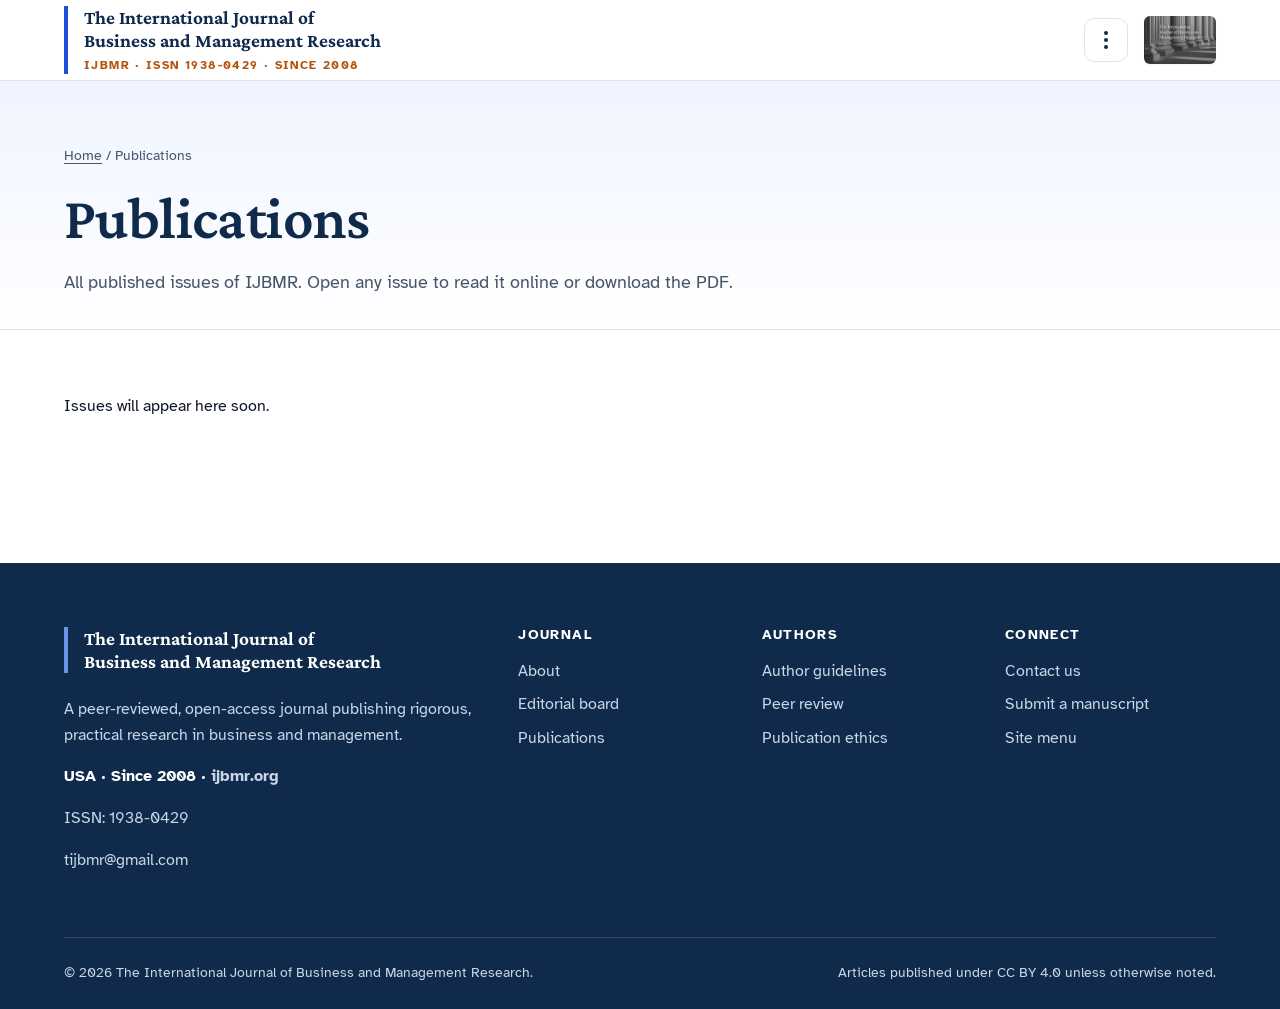
<file: publications.html>
<!doctype html>
<html lang="en" class="no-js">
<head>
  <meta charset="utf-8">
  <meta name="viewport" content="width=device-width, initial-scale=1">
  <title>Publications | IJBMR</title>
  <meta name="description" content="All published issues of IJBMR, online and as PDF.">
  <meta name="theme-color" content="#1d4ed8">
  <link rel="preconnect" href="https://fonts.googleapis.com">
  <link rel="preconnect" href="https://fonts.gstatic.com" crossorigin>
  <link href="https://fonts.googleapis.com/css2?family=Atkinson+Hyperlegible:wght@400;700&family=Crimson+Pro:wght@400;500;600;700&display=swap" rel="stylesheet">
  <link rel="stylesheet" href="assets/styles.css">
  <link rel="icon" type="image/png" href="assets/icon.png">
  <link rel="apple-touch-icon" href="assets/icon.png">
  <link rel="canonical" href="https://ijbmr.org/publications.html">
  <meta property="og:type" content="website">
  <meta property="og:site_name" content="IJBMR">
  <meta property="og:title" content="Publications | IJBMR">
  <meta property="og:description" content="All published issues of IJBMR, online and as PDF.">
  <meta property="og:url" content="https://ijbmr.org/publications.html">
  <meta property="og:image" content="https://ijbmr.org/assets/og.jpg">
  <meta name="twitter:card" content="summary_large_image">
</head>
<body>
  <a class="skip-link" href="#main">Skip to content</a>

  <header class="site-header">
    <div class="container header-inner">
      <a class="brand" href="index.html" aria-label="IJBMR home"><span class="brand-title">The International Journal of<br>Business and Management Research</span><span class="brand-meta">IJBMR &middot; ISSN 1938-0429 &middot; Since 2008</span></a>
      <div class="quick-menu">
        <button class="nav-toggle" type="button" aria-expanded="false" aria-controls="quick-panel" aria-label="Open menu"><svg xmlns="http://www.w3.org/2000/svg" width="24" height="24" viewBox="0 0 24 24" fill="currentColor" aria-hidden="true" focusable="false"><circle cx="12" cy="5" r="2"/><circle cx="12" cy="12" r="2"/><circle cx="12" cy="19" r="2"/></svg></button>
        <ul id="quick-panel" class="quick-panel">
          <li><a href="index.html">Home</a></li>
          <li><a href="menu.html">Menu</a></li>
          <li><a href="about.html">About</a></li>
          <li><a href="about.html#board">Editorial board</a></li>
          <li><a href="publications.html" aria-current="page">Publications</a></li>
          <li><a href="standards.html">Standards</a></li>
          <li><a href="contact.html">Contact</a></li>
          <li class="qm-cta"><a class="btn btn-primary" href="contact.html#submit">Submit a manuscript</a></li>
        </ul>
      </div>
      <img class="header-logo" src="assets/logo.jpg" width="72" height="48" alt="IJBMR logo">
    </div>
  </header>

  <main id="main">
    <section class="page-header">
      <div class="container">
        <nav class="breadcrumb" aria-label="Breadcrumb"><a href="index.html">Home</a> / Publications</nav>
        <h1>Publications</h1>
        <p>All published issues of IJBMR. Open any issue to read it online or download the PDF.</p>
      </div>
    </section>

    <section class="section">
      <div class="container">
        <div class="article-list" data-issues></div>
      </div>
    </section>
  </main>

  <footer class="site-footer">
    <div class="container">
      <div class="footer-grid">
        <div>
          <a class="brand" href="index.html" aria-label="IJBMR home"><span class="brand-title">The International Journal of<br>Business and Management Research</span><span class="brand-meta">IJBMR &middot; ISSN 1938-0429 &middot; Since 2008</span></a>
          <p>A peer-reviewed, open-access journal publishing rigorous, practical research in business and management.</p>
          <p class="footer-facts">USA &middot; Since 2008 &middot; <a href="https://ijbmr.org">ijbmr.org</a></p>
          <p>ISSN: 1938-0429</p>
          <p><a href="mailto:tijbmr@gmail.com">tijbmr@gmail.com</a></p>
        </div>
        <div>
          <h4>Journal</h4>
          <ul>
            <li><a href="about.html">About</a></li>
            <li><a href="about.html#board">Editorial board</a></li>
            <li><a href="publications.html">Publications</a></li>
          </ul>
        </div>
        <div>
          <h4>Authors</h4>
          <ul>
            <li><a href="standards.html#guidelines">Author guidelines</a></li>
            <li><a href="standards.html#review">Peer review</a></li>
            <li><a href="standards.html#ethics">Publication ethics</a></li>
          </ul>
        </div>
        <div>
          <h4>Connect</h4>
          <ul>
            <li><a href="contact.html">Contact us</a></li>
            <li><a href="contact.html#submit">Submit a manuscript</a></li>
            <li><a href="menu.html">Site menu</a></li>
          </ul>
        </div>
      </div>
      <div class="footer-bottom">
        <span>&copy; <span data-year>2026</span> The International Journal of Business and Management Research.</span>
        <span>Articles published under CC BY 4.0 unless otherwise noted.</span>
      </div>
    </div>
  </footer>

  <script src="assets/issues.js"></script>
  <script src="assets/board.js"></script>
  <script src="assets/main.js"></script>
</body>
</html>
</file>
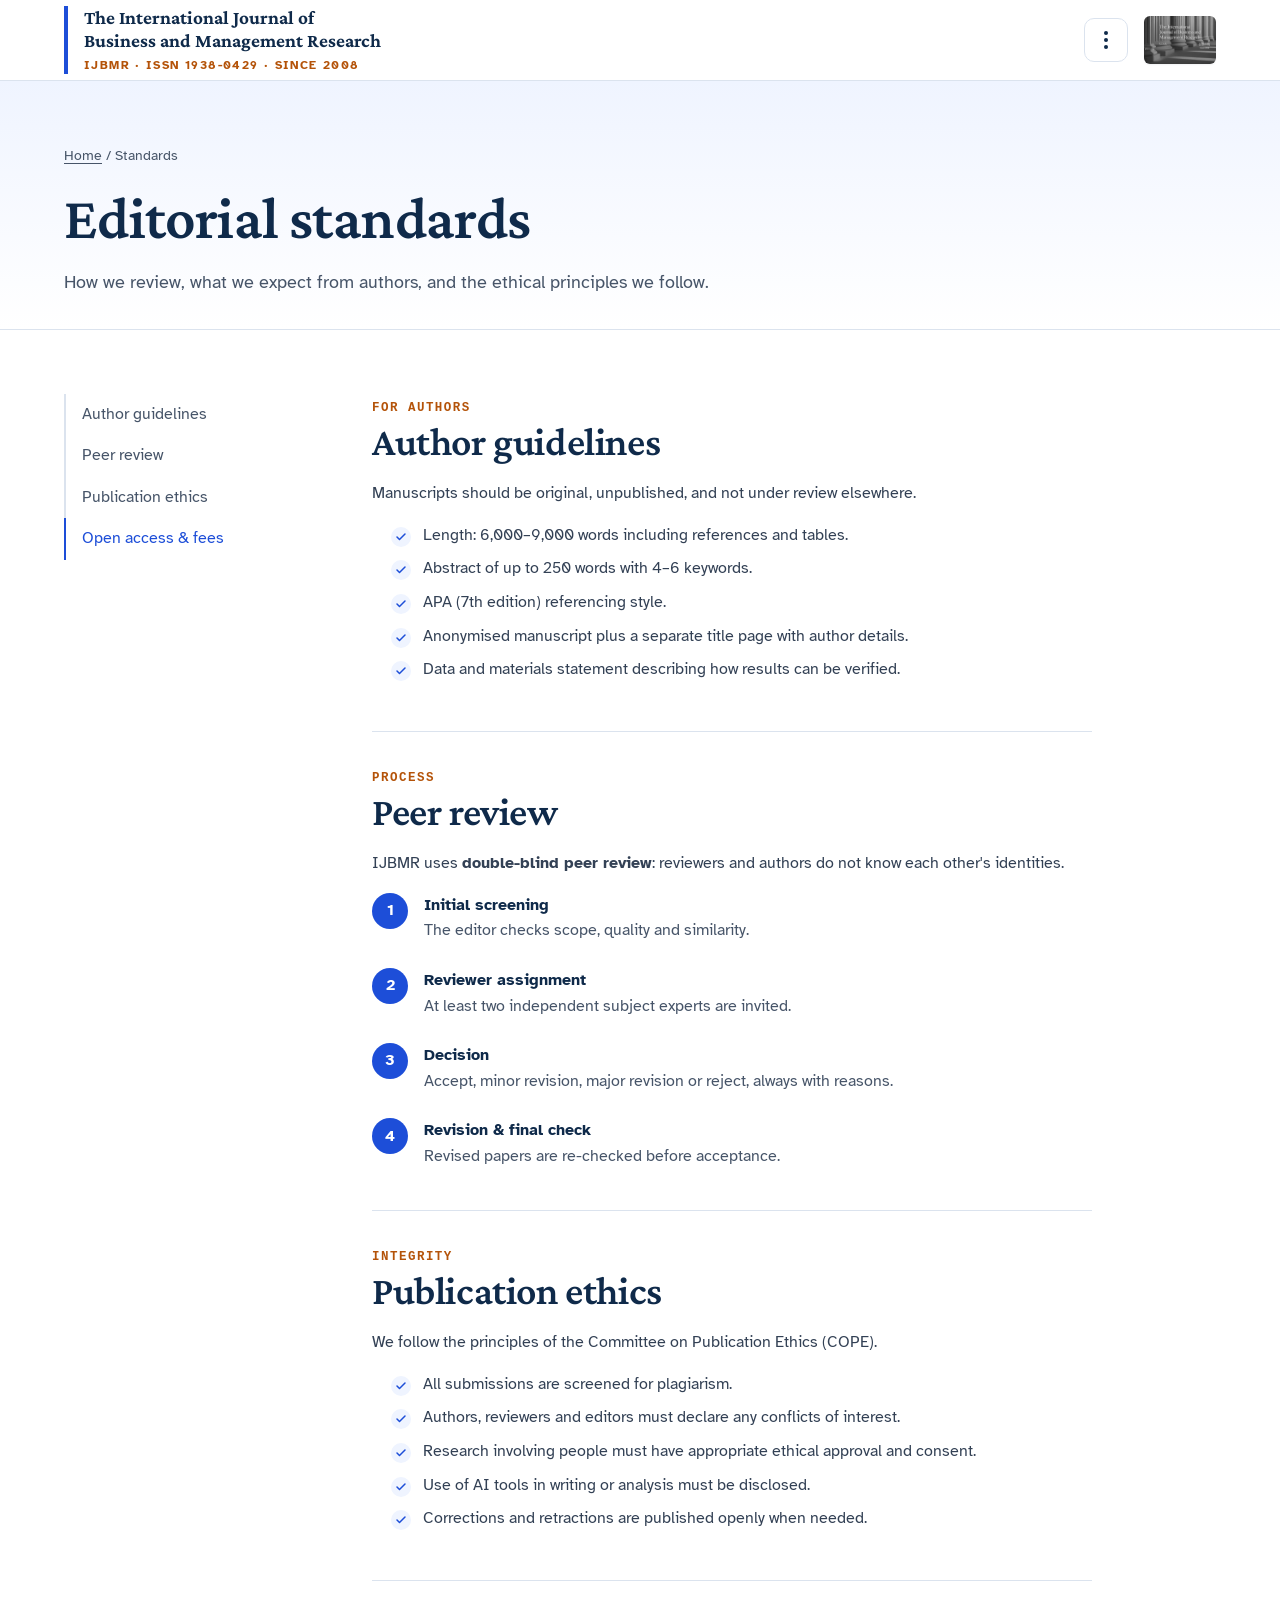
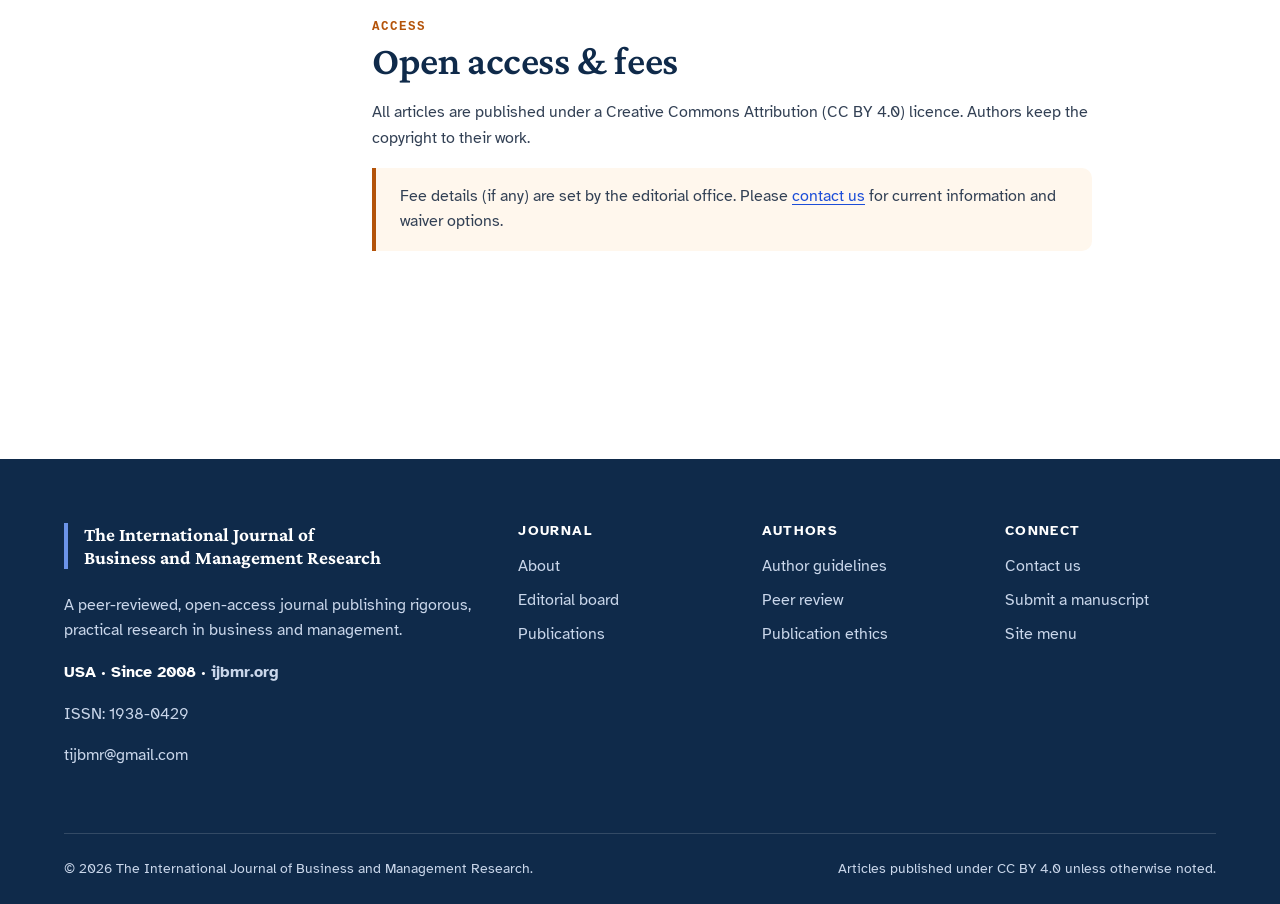
<file: standards.html>
<!doctype html>
<html lang="en" class="no-js">
<head>
  <meta charset="utf-8">
  <meta name="viewport" content="width=device-width, initial-scale=1">
  <title>Standards | IJBMR</title>
  <meta name="description" content="Author guidelines, peer review, ethics and open access at IJBMR.">
  <meta name="theme-color" content="#1d4ed8">
  <link rel="preconnect" href="https://fonts.googleapis.com">
  <link rel="preconnect" href="https://fonts.gstatic.com" crossorigin>
  <link href="https://fonts.googleapis.com/css2?family=Atkinson+Hyperlegible:wght@400;700&family=Crimson+Pro:wght@400;500;600;700&display=swap" rel="stylesheet">
  <link rel="stylesheet" href="assets/styles.css">
  <link rel="icon" type="image/png" href="assets/icon.png">
  <link rel="apple-touch-icon" href="assets/icon.png">
  <link rel="canonical" href="https://ijbmr.org/standards.html">
  <meta property="og:type" content="website">
  <meta property="og:site_name" content="IJBMR">
  <meta property="og:title" content="Standards | IJBMR">
  <meta property="og:description" content="Author guidelines, peer review, ethics and open access at IJBMR.">
  <meta property="og:url" content="https://ijbmr.org/standards.html">
  <meta property="og:image" content="https://ijbmr.org/assets/og.jpg">
  <meta name="twitter:card" content="summary_large_image">
</head>
<body>
  <a class="skip-link" href="#main">Skip to content</a>

  <header class="site-header">
    <div class="container header-inner">
      <a class="brand" href="index.html" aria-label="IJBMR home"><span class="brand-title">The International Journal of<br>Business and Management Research</span><span class="brand-meta">IJBMR &middot; ISSN 1938-0429 &middot; Since 2008</span></a>
      <div class="quick-menu">
        <button class="nav-toggle" type="button" aria-expanded="false" aria-controls="quick-panel" aria-label="Open menu"><svg xmlns="http://www.w3.org/2000/svg" width="24" height="24" viewBox="0 0 24 24" fill="currentColor" aria-hidden="true" focusable="false"><circle cx="12" cy="5" r="2"/><circle cx="12" cy="12" r="2"/><circle cx="12" cy="19" r="2"/></svg></button>
        <ul id="quick-panel" class="quick-panel">
          <li><a href="index.html">Home</a></li>
          <li><a href="menu.html">Menu</a></li>
          <li><a href="about.html">About</a></li>
          <li><a href="about.html#board">Editorial board</a></li>
          <li><a href="publications.html">Publications</a></li>
          <li><a href="standards.html" aria-current="page">Standards</a></li>
          <li><a href="contact.html">Contact</a></li>
          <li class="qm-cta"><a class="btn btn-primary" href="contact.html#submit">Submit a manuscript</a></li>
        </ul>
      </div>
      <img class="header-logo" src="assets/logo.jpg" width="72" height="48" alt="IJBMR logo">
    </div>
  </header>

  <main id="main">
    <section class="page-header">
      <div class="container">
        <nav class="breadcrumb" aria-label="Breadcrumb"><a href="index.html">Home</a> / Standards</nav>
        <h1>Editorial standards</h1>
        <p>How we review, what we expect from authors, and the ethical principles we follow.</p>
      </div>
    </section>

    <section class="section">
      <div class="container two-col">
        <nav class="toc" aria-label="On this page">
          <ul>
            <li><a href="#guidelines">Author guidelines</a></li>
            <li><a href="#review">Peer review</a></li>
            <li><a href="#ethics">Publication ethics</a></li>
            <li><a href="#fees">Open access &amp; fees</a></li>
          </ul>
        </nav>
        <div class="prose">
          <article class="standard-block" id="guidelines">
            <span class="eyebrow">For authors</span>
            <h2>Author guidelines</h2>
            <p>Manuscripts should be original, unpublished, and not under review elsewhere.</p>
            <ul class="checklist">
              <li>Length: 6,000–9,000 words including references and tables.</li>
              <li>Abstract of up to 250 words with 4–6 keywords.</li>
              <li>APA (7th edition) referencing style.</li>
              <li>Anonymised manuscript plus a separate title page with author details.</li>
              <li>Data and materials statement describing how results can be verified.</li>
            </ul>
          </article>

          <article class="standard-block" id="review">
            <span class="eyebrow">Process</span>
            <h2>Peer review</h2>
            <p>IJBMR uses <strong>double-blind peer review</strong>: reviewers and authors do not know each other's identities.</p>
            <ol class="steps">
              <li><div><strong>Initial screening</strong><p>The editor checks scope, quality and similarity.</p></div></li>
              <li><div><strong>Reviewer assignment</strong><p>At least two independent subject experts are invited.</p></div></li>
              <li><div><strong>Decision</strong><p>Accept, minor revision, major revision or reject, always with reasons.</p></div></li>
              <li><div><strong>Revision &amp; final check</strong><p>Revised papers are re-checked before acceptance.</p></div></li>
            </ol>
          </article>

          <article class="standard-block" id="ethics">
            <span class="eyebrow">Integrity</span>
            <h2>Publication ethics</h2>
            <p>We follow the principles of the Committee on Publication Ethics (COPE).</p>
            <ul class="checklist">
              <li>All submissions are screened for plagiarism.</li>
              <li>Authors, reviewers and editors must declare any conflicts of interest.</li>
              <li>Research involving people must have appropriate ethical approval and consent.</li>
              <li>Use of AI tools in writing or analysis must be disclosed.</li>
              <li>Corrections and retractions are published openly when needed.</li>
            </ul>
          </article>

          <article class="standard-block" id="fees">
            <span class="eyebrow">Access</span>
            <h2>Open access &amp; fees</h2>
            <p>All articles are published under a Creative Commons Attribution (CC BY 4.0) licence. Authors keep the copyright to their work.</p>
            <p class="note">Fee details (if any) are set by the editorial office. Please <a href="contact.html">contact us</a> for current information and waiver options.</p>
          </article>
        </div>
      </div>
    </section>
  </main>

  <footer class="site-footer">
    <div class="container">
      <div class="footer-grid">
        <div>
          <a class="brand" href="index.html" aria-label="IJBMR home"><span class="brand-title">The International Journal of<br>Business and Management Research</span><span class="brand-meta">IJBMR &middot; ISSN 1938-0429 &middot; Since 2008</span></a>
          <p>A peer-reviewed, open-access journal publishing rigorous, practical research in business and management.</p>
          <p class="footer-facts">USA &middot; Since 2008 &middot; <a href="https://ijbmr.org">ijbmr.org</a></p>
          <p>ISSN: 1938-0429</p>
          <p><a href="mailto:tijbmr@gmail.com">tijbmr@gmail.com</a></p>
        </div>
        <div>
          <h4>Journal</h4>
          <ul>
            <li><a href="about.html">About</a></li>
            <li><a href="about.html#board">Editorial board</a></li>
            <li><a href="publications.html">Publications</a></li>
          </ul>
        </div>
        <div>
          <h4>Authors</h4>
          <ul>
            <li><a href="standards.html#guidelines">Author guidelines</a></li>
            <li><a href="standards.html#review">Peer review</a></li>
            <li><a href="standards.html#ethics">Publication ethics</a></li>
          </ul>
        </div>
        <div>
          <h4>Connect</h4>
          <ul>
            <li><a href="contact.html">Contact us</a></li>
            <li><a href="contact.html#submit">Submit a manuscript</a></li>
            <li><a href="menu.html">Site menu</a></li>
          </ul>
        </div>
      </div>
      <div class="footer-bottom">
        <span>&copy; <span data-year>2026</span> The International Journal of Business and Management Research.</span>
        <span>Articles published under CC BY 4.0 unless otherwise noted.</span>
      </div>
    </div>
  </footer>

  <script src="assets/issues.js"></script>
  <script src="assets/board.js"></script>
  <script src="assets/main.js"></script>
</body>
</html>
</file>
<file: assets/styles.css>
/* IJBMR — shared styles
   Design system: Swiss Modernism 2.0 (ui-ux-pro-max), scholarly blue on white,
   Crimson Pro (headings) + Atkinson Hyperlegible (body). */

:root {
  --color-primary: #1d4ed8;          /* action blue */
  --color-primary-hover: #1e40af;
  --color-primary-soft: #eff4ff;
  --color-navy: #0f2a4a;             /* headings, footer */
  --color-on-primary: #ffffff;
  --color-accent: #b45309;           /* warm citation gold */
  --color-accent-soft: #fff7ed;
  --color-background: #ffffff;
  --color-surface: #f6f8fc;
  --color-foreground: #0f172a;
  --color-muted-foreground: #475569;
  --color-border: #dbe3ee;
  --color-ring: #1d4ed8;

  --font-serif: "Crimson Pro", Georgia, "Times New Roman", serif;
  --font-sans: "Atkinson Hyperlegible", system-ui, -apple-system, "Segoe UI", sans-serif;
  --font-mono: ui-monospace, "SF Mono", Menlo, Consolas, monospace;

  --space-1: 4px;  --space-2: 8px;  --space-3: 12px; --space-4: 16px;
  --space-5: 24px; --space-6: 32px; --space-7: 48px; --space-8: 64px; --space-9: 96px;

  --radius: 10px;
  --radius-lg: 18px;
  --shadow-sm: 0 1px 2px rgba(15, 42, 74, .06);
  --shadow-md: 0 8px 24px rgba(15, 42, 74, .08);
  --ease: cubic-bezier(.22, 1, .36, 1);
  --max: 1200px;
}

*, *::before, *::after { box-sizing: border-box; }
html { -webkit-text-size-adjust: 100%; scroll-behavior: smooth; }
body {
  margin: 0;
  background: var(--color-background);
  color: var(--color-foreground);
  font-family: var(--font-sans);
  font-size: 1rem;
  line-height: 1.6;
}
img, svg { display: block; max-width: 100%; }
a { color: var(--color-primary); text-underline-offset: 3px; }
a:hover { color: var(--color-primary-hover); }
:focus-visible { outline: 3px solid var(--color-ring); outline-offset: 3px; border-radius: 4px; }

h1, h2, h3, h4 {
  font-family: var(--font-serif);
  color: var(--color-navy);
  line-height: 1.15;
  letter-spacing: -0.01em;
  margin: 0 0 var(--space-4);
  text-wrap: balance;
}
h1 { font-size: clamp(2.25rem, 5vw, 3.75rem); font-weight: 600; }
h2 { font-size: clamp(1.75rem, 3.2vw, 2.5rem); font-weight: 600; }
h3 { font-size: 1.4rem; font-weight: 600; }
p { margin: 0 0 var(--space-4); }

.container { width: 100%; max-width: var(--max); margin: 0 auto; padding: 0 var(--space-5); }
@media (max-width: 600px) { .container { padding: 0 var(--space-4); } }

.skip-link {
  position: absolute; left: var(--space-4); top: -60px; z-index: 100;
  background: var(--color-navy); color: #fff; padding: var(--space-2) var(--space-4); border-radius: 6px;
}
.skip-link:focus { top: var(--space-4); color: #fff; }

/* Journal DOI (home page, top and bottom) */
.doi-bar { background: var(--color-navy); color: #c9d6ea; font-size: .85rem; text-align: center; padding: 6px 0; overflow-wrap: anywhere; }
.doi-bar a { color: #fff; font-weight: 700; }
.doi-bar a:hover { color: #dbe6ff; }
.doi-section { padding: var(--space-6) 0 0; }
.doi-line { margin: 0; padding-top: var(--space-5); border-top: 1px solid var(--color-border); text-align: center; color: var(--color-muted-foreground); overflow-wrap: anywhere; }
.doi-line a { font-weight: 700; }

/* ---------- Header ---------- */
.site-header {
  position: sticky; top: 0; z-index: 50;
  background: rgba(255, 255, 255, .92);
  backdrop-filter: saturate(1.4) blur(8px);
  border-bottom: 1px solid var(--color-border);
}
.header-inner { display: flex; align-items: center; justify-content: space-between; gap: var(--space-4); min-height: 80px; }
.brand {
  display: flex; flex-direction: column; justify-content: center; gap: 4px;
  padding-left: var(--space-4); border-left: 4px solid var(--color-primary);
  text-decoration: none; color: var(--color-navy); flex: none;
}
.brand:hover { color: var(--color-navy); }
.header-logo { flex: none; width: 72px; height: 48px; object-fit: cover; border-radius: 6px; box-shadow: var(--shadow-sm); }
.brand-title { font-family: var(--font-serif); font-weight: 700; font-size: 1.2rem; line-height: 1.2; white-space: nowrap; }
.brand-meta { font-size: .72rem; font-weight: 700; letter-spacing: .12em; text-transform: uppercase; color: var(--color-accent); }

/* Dropdown menu button (next to the logo, all screen sizes) */
.quick-menu { position: relative; flex: none; margin-left: auto; }
.nav-toggle {
  display: inline-flex; width: 44px; height: 44px; border: 1px solid var(--color-border); border-radius: 10px;
  background: #fff; color: var(--color-navy); cursor: pointer; align-items: center; justify-content: center;
  transition: background-color .2s var(--ease), border-color .2s var(--ease);
}
.nav-toggle:hover, .nav-toggle[aria-expanded="true"] { background: var(--color-primary-soft); border-color: var(--color-primary); color: var(--color-primary); }
.nav-toggle svg { width: 24px; height: 24px; flex: none; }
.quick-panel {
  display: none; position: absolute; right: 0; top: calc(100% + 10px); z-index: 60; min-width: 240px;
  margin: 0; padding: var(--space-2); list-style: none; background: #fff;
  border: 1px solid var(--color-border); border-radius: 12px; box-shadow: var(--shadow-md);
}
.quick-panel.is-open { display: block; }
.quick-panel a {
  display: flex; align-items: center; min-height: 44px; padding: 0 var(--space-3); border-radius: 8px;
  color: var(--color-foreground); text-decoration: none; font-weight: 700; white-space: nowrap;
}
.quick-panel a:hover { background: var(--color-primary-soft); color: var(--color-primary); }
.quick-panel a[aria-current="page"] { color: var(--color-primary); background: var(--color-primary-soft); }
.quick-panel .qm-cta a { justify-content: center; color: #fff; margin-top: var(--space-2); }
.quick-panel .qm-cta a:hover { background: var(--color-primary-hover); color: #fff; }

@media (max-width: 640px) {
  .brand-title { font-size: 1.02rem; }
  .header-logo { width: 60px; height: 40px; }
  .brand-meta { font-size: .64rem; letter-spacing: .08em; }
}

/* ---------- Buttons ---------- */
.btn {
  display: inline-flex; align-items: center; justify-content: center; gap: var(--space-2);
  min-height: 46px; padding: 0 var(--space-5); border-radius: 999px; border: 2px solid transparent;
  font: 700 .975rem/1 var(--font-sans); text-decoration: none; cursor: pointer;
  transition: background-color .2s var(--ease), color .2s var(--ease), border-color .2s var(--ease), transform .2s var(--ease);
}
.btn-primary { background: var(--color-primary); color: #fff; }
.btn-primary:hover { background: var(--color-primary-hover); color: #fff; }
.btn-outline { border-color: var(--color-primary); color: var(--color-primary); background: #fff; }
.btn-outline:hover { background: var(--color-primary-soft); }
.btn-link { padding: 0; min-height: 44px; color: var(--color-primary); }
.btn-link:hover { text-decoration: underline; }
.btn svg { width: 18px; height: 18px; }
.btn:active { transform: translateY(1px); }

/* ---------- Editorial hero (ported from 21st.dev "Editorial Hero") ---------- */
.hero { padding: var(--space-9) 0 var(--space-7); }
.hero-grid { display: grid; grid-template-columns: repeat(12, 1fr); gap: var(--space-6); }
.hero-tagline { grid-column: 1 / span 4; align-self: end; max-width: 300px; color: var(--color-muted-foreground); }
.hero-tagline .eyebrow { display: block; margin-bottom: var(--space-3); }
.hero-copy { grid-column: 6 / span 7; }
.hero-copy p.lead { font-size: 1.15rem; color: var(--color-muted-foreground); max-width: 600px; }
.hero-ctas { display: flex; flex-wrap: wrap; gap: var(--space-3) var(--space-5); align-items: center; margin-top: var(--space-5); }
@media (max-width: 900px) {
  .hero { padding: var(--space-8) 0 var(--space-6); }
  .hero-tagline, .hero-copy { grid-column: 1 / -1; }
  .hero-tagline { order: 2; max-width: none; }
}

.eyebrow {
  font-family: var(--font-mono); font-size: .78rem; letter-spacing: .12em; text-transform: uppercase;
  color: var(--color-accent); font-weight: 600;
}

/* Hero banner: blue band standing in for the component's landscape image */
.hero-banner {
  position: relative; overflow: hidden; border-radius: var(--radius-lg);
  background: linear-gradient(120deg, var(--color-navy) 0%, #163f7a 55%, var(--color-primary) 100%);
  color: #fff; min-height: 260px; padding: var(--space-7);
  display: grid; grid-template-columns: repeat(4, 1fr); gap: var(--space-5); align-items: end;
}
.hero-banner::before {
  content: ""; position: absolute; inset: 0; opacity: .18; pointer-events: none;
  background-image:
    linear-gradient(rgba(255,255,255,.5) 1px, transparent 1px),
    linear-gradient(90deg, rgba(255,255,255,.5) 1px, transparent 1px);
  background-size: 48px 48px;
  mask-image: linear-gradient(to bottom, transparent 0%, #000 70%);
  -webkit-mask-image: linear-gradient(to bottom, transparent 0%, #000 70%);
}
.hero-banner > * { position: relative; }
.stat strong { display: block; font-family: var(--font-serif); font-size: 2.4rem; line-height: 1; margin-bottom: var(--space-2); }
.stat span { font-size: .9rem; color: #dbe6ff; }
@media (max-width: 760px) {
  .hero-banner { grid-template-columns: repeat(2, 1fr); padding: var(--space-6) var(--space-5); min-height: 0; }
}

/* ---------- Page header (inner pages) ---------- */
.page-header { padding: var(--space-8) 0 var(--space-6); border-bottom: 1px solid var(--color-border); background: linear-gradient(180deg, var(--color-primary-soft), #fff); }
.page-header p { max-width: 680px; font-size: 1.1rem; color: var(--color-muted-foreground); margin: 0; }
.breadcrumb { font-size: .875rem; margin-bottom: var(--space-4); color: var(--color-muted-foreground); }
.breadcrumb a { color: var(--color-muted-foreground); }

/* ---------- Sections ---------- */
.section { padding: var(--space-8) 0; }
.section-alt { background: var(--color-surface); }
.section-head { display: flex; flex-wrap: wrap; justify-content: space-between; align-items: end; gap: var(--space-4); margin-bottom: var(--space-6); }
.section-head p { color: var(--color-muted-foreground); max-width: 560px; margin: 0; }
.section-head h2 { margin: 0 0 var(--space-2); }

.grid { display: grid; gap: var(--space-5); }
.grid-3 { grid-template-columns: repeat(3, 1fr); }
.grid-2 { grid-template-columns: repeat(2, 1fr); }
@media (max-width: 900px) { .grid-3 { grid-template-columns: 1fr 1fr; } }
@media (max-width: 640px) { .grid-3, .grid-2 { grid-template-columns: 1fr; } }

.card {
  background: #fff; border: 1px solid var(--color-border); border-radius: var(--radius-lg);
  padding: var(--space-6); box-shadow: var(--shadow-sm);
  transition: box-shadow .25s var(--ease), border-color .25s var(--ease), transform .25s var(--ease);
}
a.card { display: block; color: inherit; text-decoration: none; }
a.card:hover { border-color: #b8c8ea; box-shadow: var(--shadow-md); transform: translateY(-2px); color: inherit; }
.card h3 { margin-bottom: var(--space-2); }
.card p { color: var(--color-muted-foreground); margin: 0; }
.icon-chip {
  display: inline-grid; place-items: center; width: 48px; height: 48px; border-radius: 12px;
  background: var(--color-primary-soft); color: var(--color-primary); margin-bottom: var(--space-4);
}
.icon-chip.warm { background: var(--color-accent-soft); color: var(--color-accent); }
.icon-chip svg { width: 24px; height: 24px; }

/* ---------- Article list (ported from 21st.dev "Blog Cards") ---------- */
.article-list { display: flex; flex-direction: column; }
.article-item {
  display: block; padding: var(--space-5) 0; border-bottom: 1px solid var(--color-border);
  color: inherit; text-decoration: none;
}
.article-item:first-child { border-top: 1px solid var(--color-border); }
.article-row { display: flex; align-items: flex-end; gap: var(--space-3); }
.article-title {
  font-family: var(--font-serif); font-size: clamp(1.2rem, 2.2vw, 1.5rem); font-weight: 600; color: var(--color-navy);
  transition: color .3s var(--ease);
}
.article-leader { flex: 1; min-width: 24px; border-bottom: 1px dashed #9fb0c8; margin-bottom: 8px; transition: border-color .3s var(--ease); }
.article-date { font-family: var(--font-mono); font-size: .8rem; text-transform: uppercase; color: var(--color-muted-foreground); white-space: nowrap; transition: color .3s var(--ease); }
.article-item:hover .article-title,
.article-item:hover .article-date { color: var(--color-primary); }
.article-item:hover .article-leader { border-color: var(--color-primary); }
@media (max-width: 640px) {
  .article-row { flex-direction: column; align-items: flex-start; gap: var(--space-1); }
  .article-leader { display: none; }
}

.tag {
  display: inline-flex; align-items: center; padding: 2px 10px; border-radius: 999px;
  background: var(--color-primary-soft); color: var(--color-primary-hover); font-size: .8rem; font-weight: 700;
}
.tag.warm { background: var(--color-accent-soft); color: var(--color-accent); }

/* Issues list */
.issue-item { display: grid; grid-template-columns: 1fr auto; align-items: center; gap: var(--space-5); }
.issue-item .article-row { min-width: 0; }
.issue-action .btn { min-height: 44px; }
@media (max-width: 640px) { .issue-item { grid-template-columns: 1fr; gap: var(--space-3); } }

/* Simple contact */
.contact-card { max-width: 720px; margin: 0 auto var(--space-7); text-align: center; padding: var(--space-8) var(--space-6); }
.contact-card .icon-chip { width: 64px; height: 64px; border-radius: 50%; }
.contact-card .eyebrow { display: block; margin-bottom: var(--space-2); }
.contact-email {
  display: inline-block; margin-bottom: var(--space-3); font-family: var(--font-serif); font-weight: 600;
  font-size: clamp(1.75rem, 5vw, 2.75rem); color: var(--color-navy); text-decoration: none; overflow-wrap: anywhere;
}
.contact-email:hover { color: var(--color-primary); text-decoration: underline; }
.contact-card .hero-ctas { margin-top: var(--space-4); }
.copy-status { min-height: 1.6em; margin: var(--space-3) 0 0; color: var(--color-primary); font-weight: 700; }
.contact-topics .card p strong { color: var(--color-navy); }

/* ---------- Prose & standards ---------- */
.prose { max-width: 720px; }
.prose p, .prose li { color: #334155; }
.prose ul { padding-left: 1.2em; }
.prose li { margin-bottom: var(--space-2); }
.two-col { display: grid; grid-template-columns: 260px 1fr; gap: var(--space-7); align-items: start; }
.toc { position: sticky; top: 96px; }
.toc ul { list-style: none; margin: 0; padding: 0; border-left: 2px solid var(--color-border); }
.toc a { display: block; padding: var(--space-2) var(--space-4); color: var(--color-muted-foreground); text-decoration: none; margin-left: -2px; border-left: 2px solid transparent; }
.toc a:hover, .toc a.is-active { color: var(--color-primary); border-left-color: var(--color-primary); }
@media (max-width: 900px) { .two-col { grid-template-columns: 1fr; } .toc { position: static; } }
.standard-block { padding-bottom: var(--space-6); margin-bottom: var(--space-6); border-bottom: 1px solid var(--color-border); scroll-margin-top: 96px; }
.standard-block:last-child { border-bottom: 0; }
.checklist { list-style: none; padding: 0; }
.checklist li { position: relative; padding-left: 32px; }
.checklist li::before {
  content: ""; position: absolute; left: 0; top: 4px; width: 20px; height: 20px; border-radius: 50%;
  background: var(--color-primary-soft) url("data:image/svg+xml,%3Csvg xmlns='http://www.w3.org/2000/svg' viewBox='0 0 24 24' fill='none' stroke='%231d4ed8' stroke-width='3' stroke-linecap='round' stroke-linejoin='round'%3E%3Cpath d='M20 6 9 17l-5-5'/%3E%3C/svg%3E") center / 12px no-repeat;
}

.steps { counter-reset: step; display: grid; gap: var(--space-4); list-style: none; padding: 0; margin: 0; }
.steps li { counter-increment: step; display: flex; gap: var(--space-4); align-items: flex-start; }
.steps li::before {
  content: counter(step); flex: none; display: grid; place-items: center; width: 36px; height: 36px; border-radius: 50%;
  background: var(--color-primary); color: #fff; font-weight: 700;
}
.steps strong { display: block; color: var(--color-navy); }
.steps p { margin: 0; color: var(--color-muted-foreground); }

/* Menu (site directory) */
.menu-group h2 { font-size: 1.5rem; display: flex; align-items: center; gap: var(--space-3); }
.menu-links { list-style: none; padding: 0; margin: 0; }
.menu-links a {
  display: flex; justify-content: space-between; align-items: center; gap: var(--space-3);
  min-height: 52px; padding: var(--space-3) 0; border-bottom: 1px solid var(--color-border);
  color: var(--color-foreground); text-decoration: none; font-weight: 700;
}
.menu-links a span { margin-left: auto; text-align: right; font-weight: 400; color: var(--color-muted-foreground); font-size: .9rem; }
.menu-links a:hover { color: var(--color-primary); }
.menu-links svg { width: 18px; height: 18px; flex: none; color: var(--color-primary); transition: transform .2s var(--ease); }
.menu-links a:hover svg { transform: translateX(3px); }

/* Callout / CTA band */
.cta-band {
  background: var(--color-navy); color: #fff; border-radius: var(--radius-lg); padding: var(--space-7);
  display: flex; flex-wrap: wrap; justify-content: space-between; align-items: center; gap: var(--space-5);
}
.cta-band h2 { color: #fff; margin-bottom: var(--space-2); }
.cta-band p { color: #c9d6ea; margin: 0; max-width: 560px; }
.cta-band .btn-primary { background: #fff; color: var(--color-navy); }
.cta-band .btn-primary:hover { background: var(--color-primary-soft); color: var(--color-navy); }
@media (max-width: 600px) { .cta-band { padding: var(--space-6) var(--space-5); } }

.note {
  border-left: 4px solid var(--color-accent); background: var(--color-accent-soft);
  padding: var(--space-4) var(--space-5); border-radius: 0 var(--radius) var(--radius) 0; color: #5b3a12;
}

/* About: journal facts */
.facts { display: grid; grid-template-columns: repeat(3, 1fr); gap: var(--space-3); margin: var(--space-6) 0 0; }
.facts div { background: var(--color-primary-soft); border-radius: var(--radius); padding: var(--space-4); }
.facts dt { font-family: var(--font-mono); font-size: .75rem; letter-spacing: .1em; text-transform: uppercase; color: var(--color-muted-foreground); }
.facts dd { margin: var(--space-1) 0 0; font-family: var(--font-serif); font-size: 1.5rem; font-weight: 600; color: var(--color-navy); }
@media (max-width: 480px) { .facts { grid-template-columns: 1fr; } }

/* ---------- Footer ---------- */
.site-footer { background: var(--color-navy); color: #c9d6ea; padding: var(--space-8) 0 var(--space-5); margin-top: var(--space-8); }
.footer-grid { display: grid; grid-template-columns: 2fr 1fr 1fr 1fr; gap: var(--space-6); }
.site-footer h4 { color: #fff; font-family: var(--font-sans); font-size: .85rem; letter-spacing: .1em; text-transform: uppercase; margin-bottom: var(--space-4); }
.site-footer ul { list-style: none; padding: 0; margin: 0; }
.site-footer li { margin-bottom: var(--space-2); }
.site-footer a { color: #c9d6ea; text-decoration: none; }
.site-footer a:hover { color: #fff; text-decoration: underline; }
.site-footer .brand { color: #fff; margin-bottom: var(--space-5); border-left-color: #6b93e8; }
.site-footer .brand:hover { color: #fff; text-decoration: none; }
.site-footer .brand-meta { display: none; }
.footer-facts { color: #fff; font-weight: 700; }
.footer-bottom { border-top: 1px solid rgba(255,255,255,.15); margin-top: var(--space-7); padding-top: var(--space-5); display: flex; flex-wrap: wrap; justify-content: space-between; gap: var(--space-3); font-size: .875rem; }
@media (max-width: 900px) { .footer-grid { grid-template-columns: 1fr 1fr; } }
@media (max-width: 540px) { .footer-grid { grid-template-columns: 1fr; } }

/* ---------- Reveal motion ---------- */
.reveal { opacity: 0; transform: translateY(12px); transition: opacity .5s var(--ease), transform .5s var(--ease); }
.reveal.is-visible { opacity: 1; transform: none; }
.no-js .reveal { opacity: 1; transform: none; }

@media (prefers-reduced-motion: reduce) {
  html { scroll-behavior: auto; }
  *, *::before, *::after { transition-duration: .01ms !important; animation-duration: .01ms !important; }
  .reveal { opacity: 1; transform: none; }
}

.visually-hidden { position: absolute !important; width: 1px; height: 1px; overflow: hidden; clip: rect(0 0 0 0); white-space: nowrap; }

@media (max-width: 480px) { .header-logo { display: none; } }
</file>
